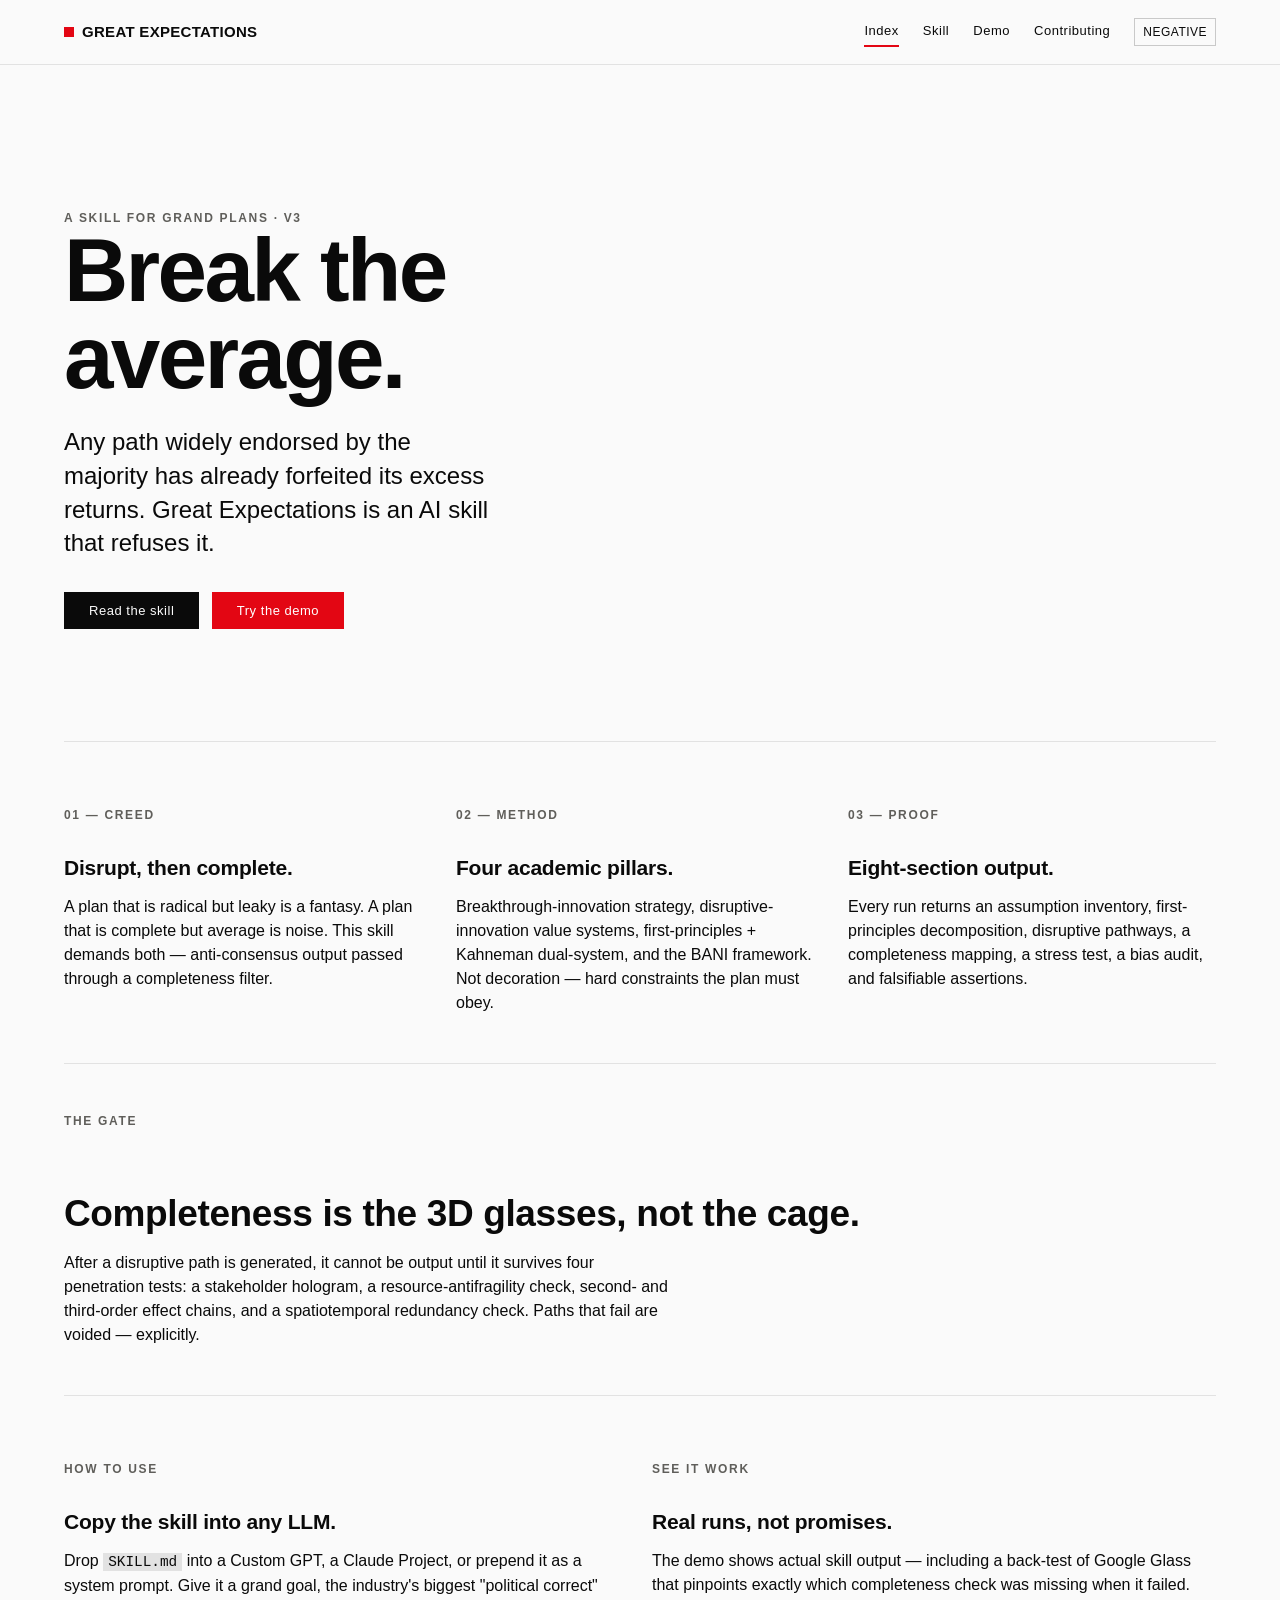
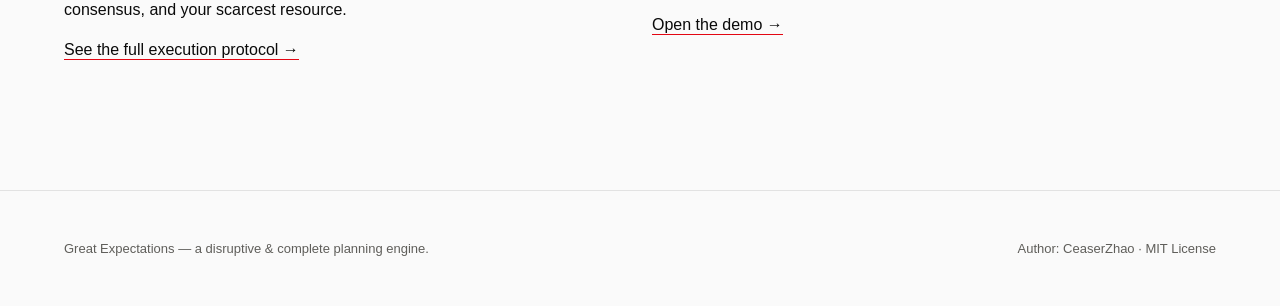
<file: docs/index.html>
<!DOCTYPE html>
<html lang="en" data-theme="positive">
<head>
  <meta charset="UTF-8" />
  <meta name="viewport" content="width=device-width, initial-scale=1" />
  <title>Great Expectations — A disruptive &amp; complete planning engine</title>
  <meta name="description" content="Great Expectations is an AI skill that forces anti-consensus, non-linear strategic planning with a completeness gate. Break the average." />
  <meta name="theme-color" content="#0A0A0A" />
  <meta property="og:title" content="Great Expectations" />
  <meta property="og:description" content="A disruptive &amp; complete planning engine." />
  <meta property="og:type" content="website" />
  <meta property="og:image" content="assets/og.svg" />
  <link rel="icon" type="image/svg+xml" href="assets/favicon.svg" />
  <link rel="stylesheet" href="assets/style.css" />
</head>
<body>
  <a class="skip-link" href="#main">Skip to content</a>

  <header class="masthead">
    <div class="wrap">
      <a class="brand" href="index.html"><span class="dot"></span>GREAT EXPECTATIONS</a>
      <nav class="nav" aria-label="Primary">
        <a href="index.html" aria-current="page">Index</a>
        <a href="skill.html">Skill</a>
        <a href="demo.html">Demo</a>
        <a href="contributing.html">Contributing</a>
        <button id="theme-toggle" class="theme-toggle" type="button" aria-label="Toggle positive / negative theme">NEGATIVE</button>
      </nav>
    </div>
  </header>

  <main id="main">
    <section class="hero">
      <div class="wrap">
        <p class="meta reveal">A skill for grand plans · v3</p>
        <h1 class="display reveal">Break the average.</h1>
        <p class="lead reveal" style="margin-top:var(--s4)">
          Any path widely endorsed by the majority has already forfeited its
          excess returns. Great Expectations is an AI skill that refuses it.
        </p>
        <p class="reveal" style="margin-top:var(--s5)">
          <a class="btn" href="skill.html">Read the skill</a>
          <a class="btn accent" href="demo.html" style="margin-left:var(--s2)">Try the demo</a>
        </p>
      </div>
    </section>

    <section class="wrap">
      <hr class="rule" />
      <div class="grid-12">
        <div class="span-4 reveal">
          <p class="meta">01 — Creed</p>
          <h3>Disrupt, then complete.</h3>
          <p>A plan that is radical but leaky is a fantasy. A plan that is complete but average is noise. This skill demands both — anti-consensus output passed through a completeness filter.</p>
        </div>
        <div class="span-4 reveal">
          <p class="meta">02 — Method</p>
          <h3>Four academic pillars.</h3>
          <p>Breakthrough-innovation strategy, disruptive-innovation value systems, first-principles + Kahneman dual-system, and the BANI framework. Not decoration — hard constraints the plan must obey.</p>
        </div>
        <div class="span-4 reveal">
          <p class="meta">03 — Proof</p>
          <h3>Eight-section output.</h3>
          <p>Every run returns an assumption inventory, first-principles decomposition, disruptive pathways, a completeness mapping, a stress test, a bias audit, and falsifiable assertions.</p>
        </div>
      </div>
    </section>

    <section class="wrap">
      <hr class="rule" />
      <div class="reveal">
        <p class="meta">The gate</p>
        <h2>Completeness is the 3D glasses, not the cage.</h2>
        <p>After a disruptive path is generated, it cannot be output until it survives four penetration tests: a stakeholder hologram, a resource-antifragility check, second- and third-order effect chains, and a spatiotemporal redundancy check. Paths that fail are voided — explicitly.</p>
      </div>
    </section>

    <section class="wrap">
      <hr class="rule" />
      <div class="grid-12">
        <div class="span-6 reveal">
          <p class="meta">How to use</p>
          <h3>Copy the skill into any LLM.</h3>
          <p>Drop <code>SKILL.md</code> into a Custom GPT, a Claude Project, or prepend it as a system prompt. Give it a grand goal, the industry's biggest "political correct" consensus, and your scarcest resource.</p>
          <p><a class="link" href="skill.html">See the full execution protocol →</a></p>
        </div>
        <div class="span-6 reveal">
          <p class="meta">See it work</p>
          <h3>Real runs, not promises.</h3>
          <p>The demo shows actual skill output — including a back-test of Google Glass that pinpoints exactly which completeness check was missing when it failed.</p>
          <p><a class="link" href="demo.html">Open the demo →</a></p>
        </div>
      </div>
    </section>
  </main>

  <footer>
    <div class="wrap">
      <span>Great Expectations — a disruptive &amp; complete planning engine.</span>
      <span>Author: CeaserZhao · MIT License</span>
    </div>
  </footer>

  <script src="assets/site.js"></script>
</body>
</html>
</file>
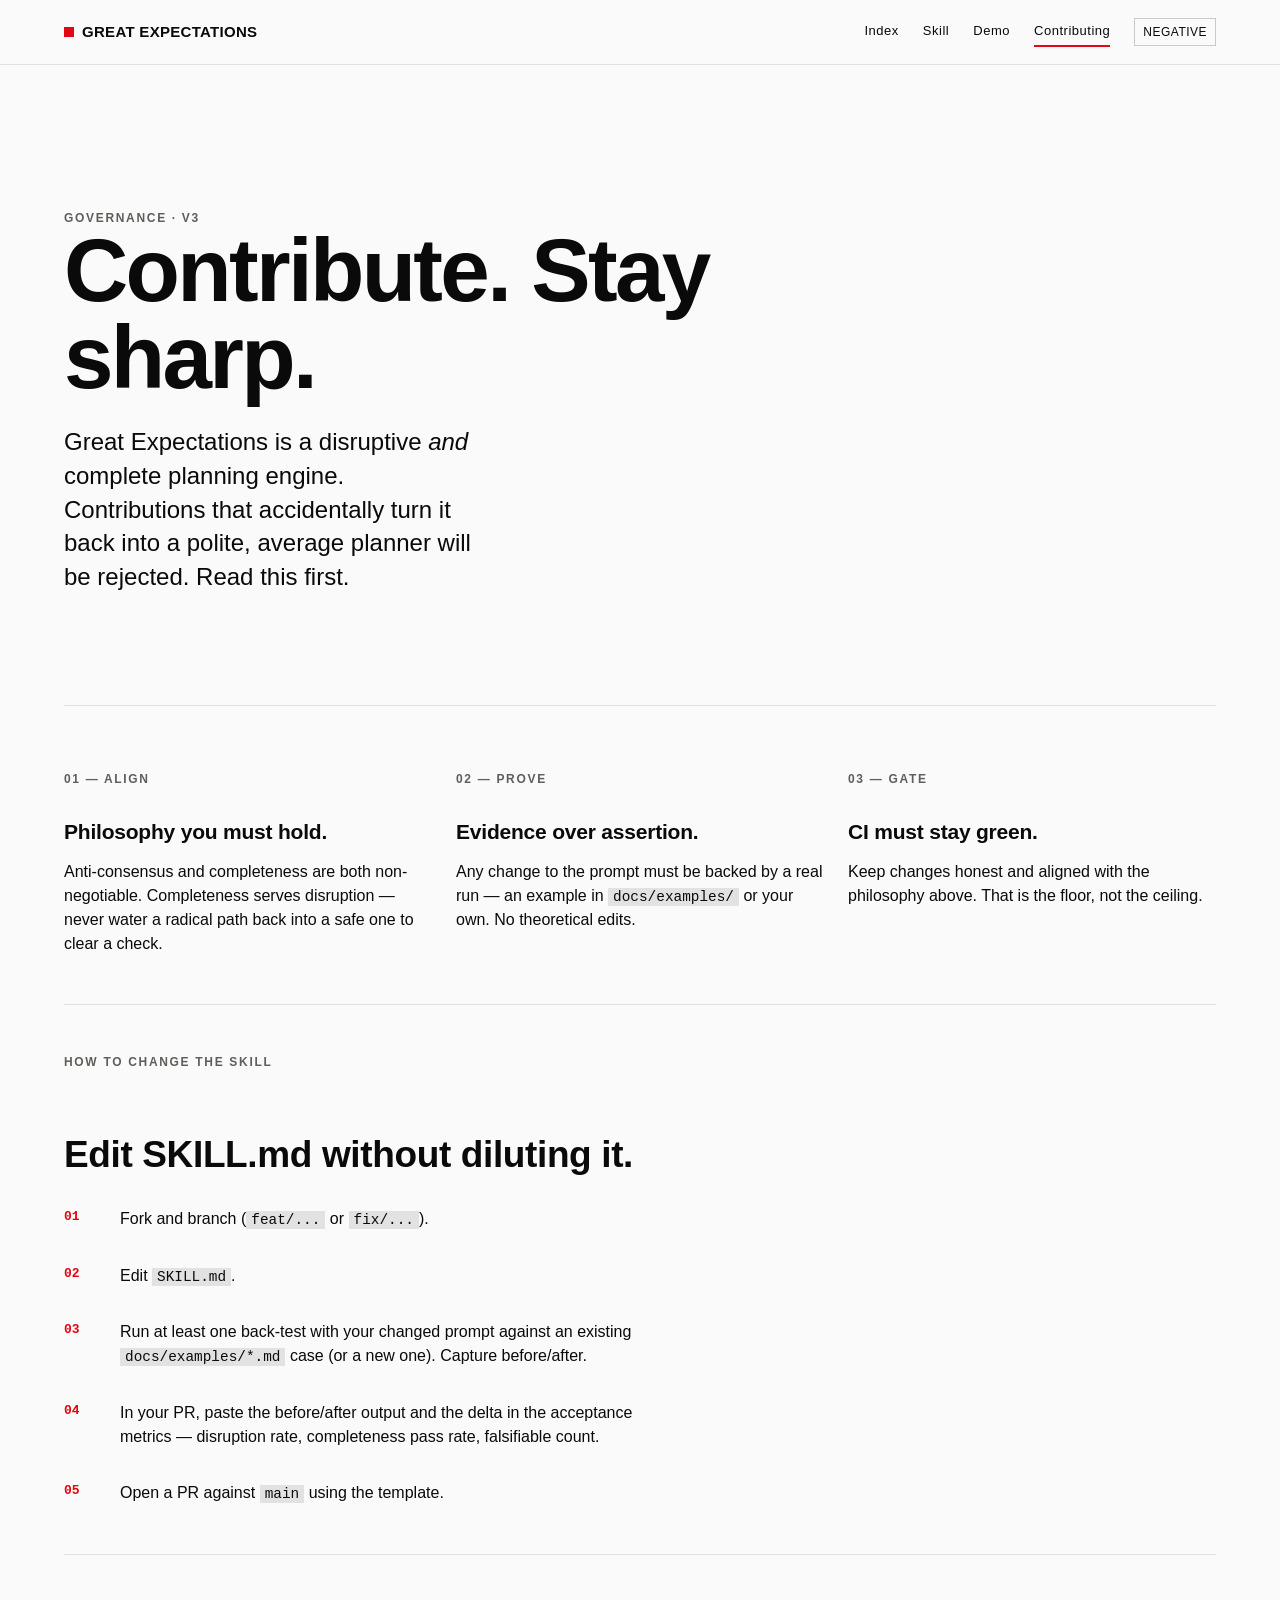
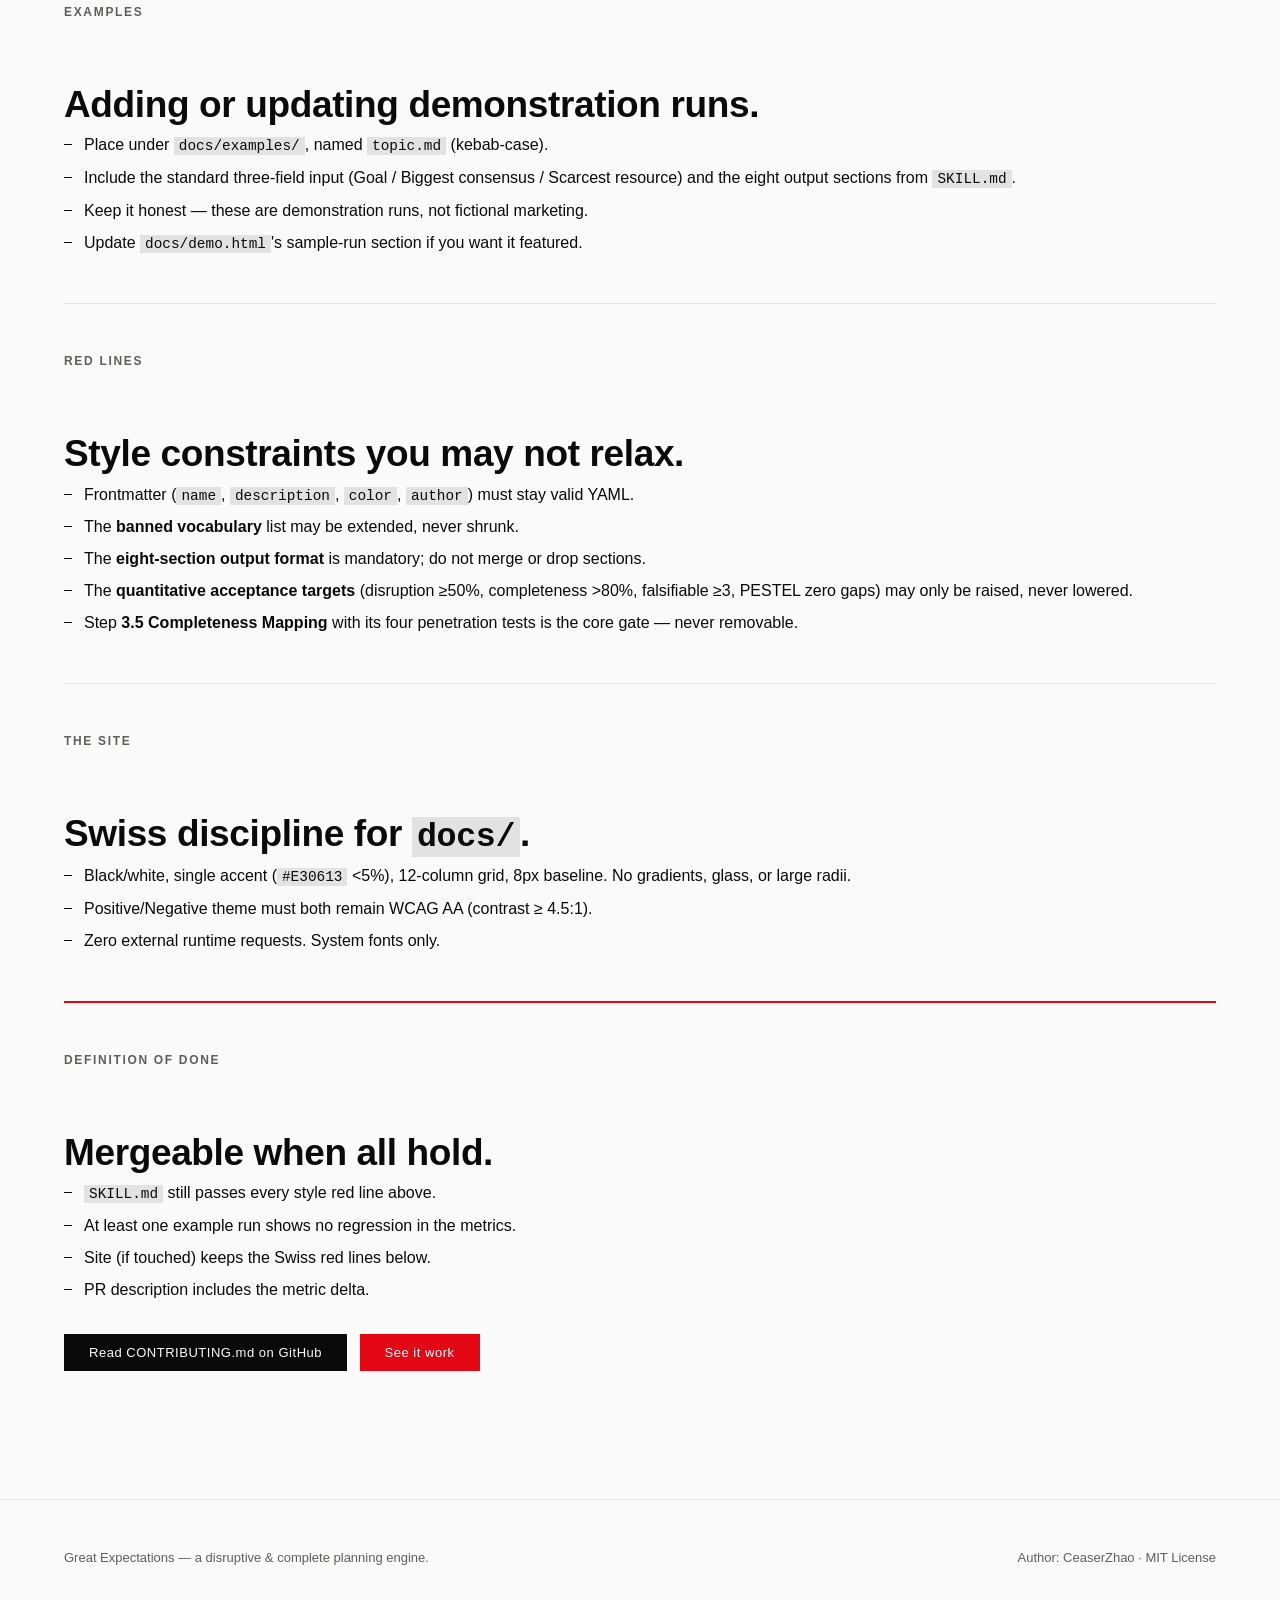
<file: docs/contributing.html>
<!DOCTYPE html>
<html lang="en" data-theme="positive">
<head>
  <meta charset="UTF-8" />
  <meta name="viewport" content="width=device-width, initial-scale=1" />
  <title>Contributing — Great Expectations</title>
  <meta name="description" content="How to contribute to the Great Expectations skill and site without turning it back into a polite, average planner." />
  <meta name="theme-color" content="#0A0A0A" />
  <meta property="og:title" content="Contributing — Great Expectations" />
  <meta property="og:description" content="Contribute without diluting disruption or completeness." />
  <meta property="og:type" content="website" />
  <meta property="og:image" content="assets/og.svg" />
  <link rel="icon" type="image/svg+xml" href="assets/favicon.svg" />
  <link rel="stylesheet" href="assets/style.css" />
</head>
<body>
  <a class="skip-link" href="#main">Skip to content</a>

  <header class="masthead">
    <div class="wrap">
      <a class="brand" href="index.html"><span class="dot"></span>GREAT EXPECTATIONS</a>
      <nav class="nav" aria-label="Primary">
        <a href="index.html">Index</a>
        <a href="skill.html">Skill</a>
        <a href="demo.html">Demo</a>
        <a href="contributing.html" aria-current="page">Contributing</a>
        <button id="theme-toggle" class="theme-toggle" type="button" aria-label="Toggle positive / negative theme">NEGATIVE</button>
      </nav>
    </div>
  </header>

  <main id="main">
    <section class="hero">
      <div class="wrap">
        <p class="meta reveal">Governance · v3</p>
        <h1 class="display reveal">Contribute. Stay sharp.</h1>
        <p class="lead reveal" style="margin-top:var(--s4)">
          Great Expectations is a disruptive <em>and</em> complete planning engine.
          Contributions that accidentally turn it back into a polite, average
          planner will be rejected. Read this first.
        </p>
      </div>
    </section>

    <section class="wrap">
      <hr class="rule" />

      <div class="grid-12">
        <div class="span-4 reveal">
          <p class="meta">01 — Align</p>
          <h3>Philosophy you must hold.</h3>
          <p>Anti-consensus and completeness are both non-negotiable. Completeness serves disruption — never water a radical path back into a safe one to clear a check.</p>
        </div>
        <div class="span-4 reveal">
          <p class="meta">02 — Prove</p>
          <h3>Evidence over assertion.</h3>
          <p>Any change to the prompt must be backed by a real run — an example in <code>docs/examples/</code> or your own. No theoretical edits.</p>
        </div>
        <div class="span-4 reveal">
          <p class="meta">03 — Gate</p>
          <h3>CI must stay green.</h3>
          <p>Keep changes honest and aligned with the philosophy above. That is the floor, not the ceiling.</p>
        </div>
      </div>
    </section>

    <section class="wrap">
      <hr class="rule" />
      <div class="reveal">
        <p class="meta">How to change the skill</p>
        <h2>Edit SKILL.md without diluting it.</h2>
        <ol class="steps">
          <li>Fork and branch (<code>feat/...</code> or <code>fix/...</code>).</li>
          <li>Edit <code>SKILL.md</code>.</li>
          <li>Run at least one back-test with your changed prompt against an existing <code>docs/examples/*.md</code> case (or a new one). Capture before/after.</li>
          <li>In your PR, paste the before/after output and the delta in the acceptance metrics — disruption rate, completeness pass rate, falsifiable count.</li>
          <li>Open a PR against <code>main</code> using the template.</li>
        </ol>
      </div>
    </section>

    <section class="wrap">
      <hr class="rule" />
      <div class="reveal">
        <p class="meta">Examples</p>
        <h2>Adding or updating demonstration runs.</h2>
        <ul class="plain">
          <li>Place under <code>docs/examples/</code>, named <code>topic.md</code> (kebab-case).</li>
          <li>Include the standard three-field input (Goal / Biggest consensus / Scarcest resource) and the eight output sections from <code>SKILL.md</code>.</li>
          <li>Keep it honest — these are demonstration runs, not fictional marketing.</li>
          <li>Update <code>docs/demo.html</code>'s sample-run section if you want it featured.</li>
        </ul>
      </div>
    </section>

    <section class="wrap">
      <hr class="rule" />
      <div class="reveal">
        <p class="meta">Red lines</p>
        <h2>Style constraints you may not relax.</h2>
        <ul class="plain">
          <li>Frontmatter (<code>name</code>, <code>description</code>, <code>color</code>, <code>author</code>) must stay valid YAML.</li>
          <li>The <strong>banned vocabulary</strong> list may be extended, never shrunk.</li>
          <li>The <strong>eight-section output format</strong> is mandatory; do not merge or drop sections.</li>
          <li>The <strong>quantitative acceptance targets</strong> (disruption ≥50%, completeness >80%, falsifiable ≥3, PESTEL zero gaps) may only be raised, never lowered.</li>
          <li>Step <strong>3.5 Completeness Mapping</strong> with its four penetration tests is the core gate — never removable.</li>
        </ul>
      </div>
    </section>

    <section class="wrap">
      <hr class="rule" />
      <div class="reveal">
        <p class="meta">The site</p>
        <h2>Swiss discipline for <code>docs/</code>.</h2>
        <ul class="plain">
          <li>Black/white, single accent (<code>#E30613</code> &lt;5%), 12-column grid, 8px baseline. No gradients, glass, or large radii.</li>
          <li>Positive/Negative theme must both remain WCAG AA (contrast ≥ 4.5:1).</li>
          <li>Zero external runtime requests. System fonts only.</li>
        </ul>
      </div>
    </section>

    <section class="wrap">
      <hr class="rule rule-accent" />
      <div class="reveal">
        <p class="meta">Definition of Done</p>
        <h2>Mergeable when all hold.</h2>
        <ul class="plain">
          <li><code>SKILL.md</code> still passes every style red line above.</li>
          <li>At least one example run shows no regression in the metrics.</li>
          <li>Site (if touched) keeps the Swiss red lines below.</li>
          <li>PR description includes the metric delta.</li>
        </ul>
        <p style="margin-top:var(--s5)">
          <a class="btn" href="https://github.com/zbbsdsb/great-expectations/blob/main/CONTRIBUTING.md">Read CONTRIBUTING.md on GitHub</a>
          <a class="btn accent" href="demo.html" style="margin-left:var(--s2)">See it work</a>
        </p>
      </div>
    </section>
  </main>

  <footer>
    <div class="wrap">
      <span>Great Expectations — a disruptive &amp; complete planning engine.</span>
      <span>Author: CeaserZhao · MIT License</span>
    </div>
  </footer>

  <script src="assets/site.js"></script>
</body>
</html>
</file>
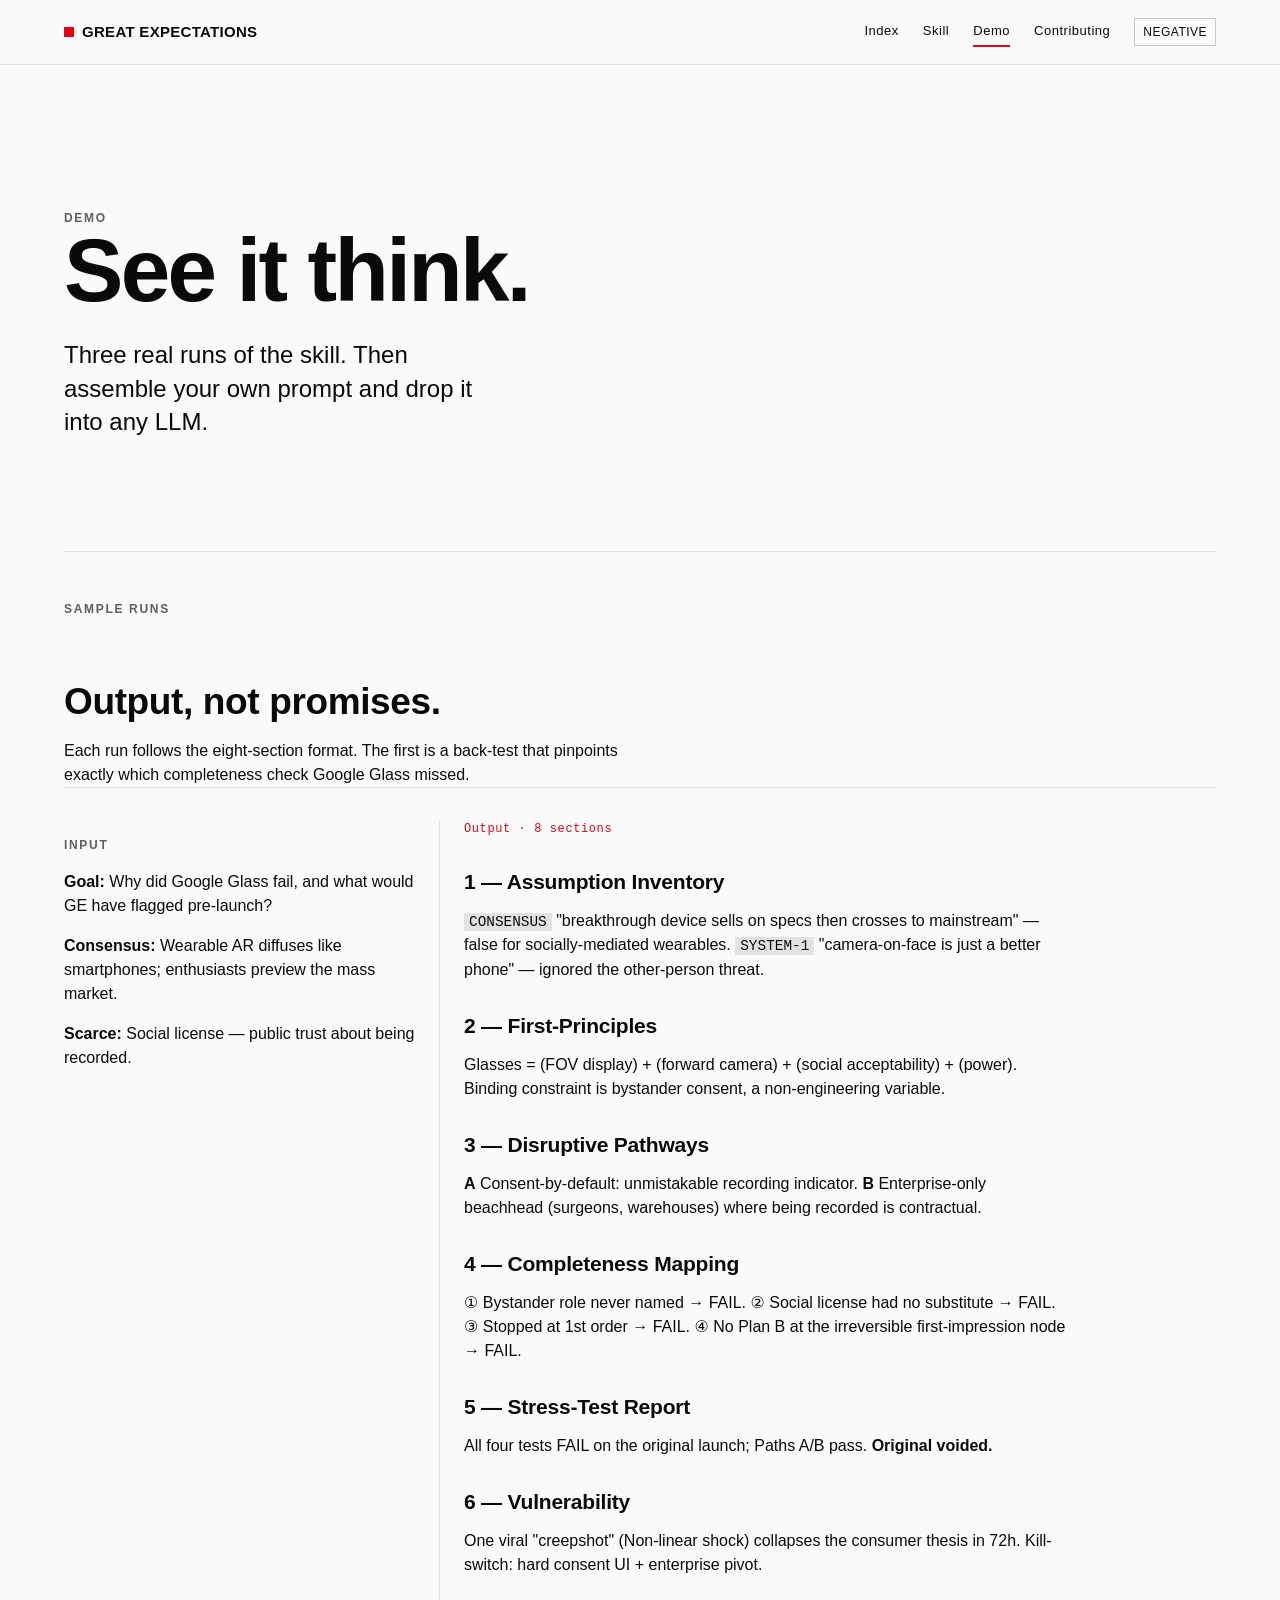
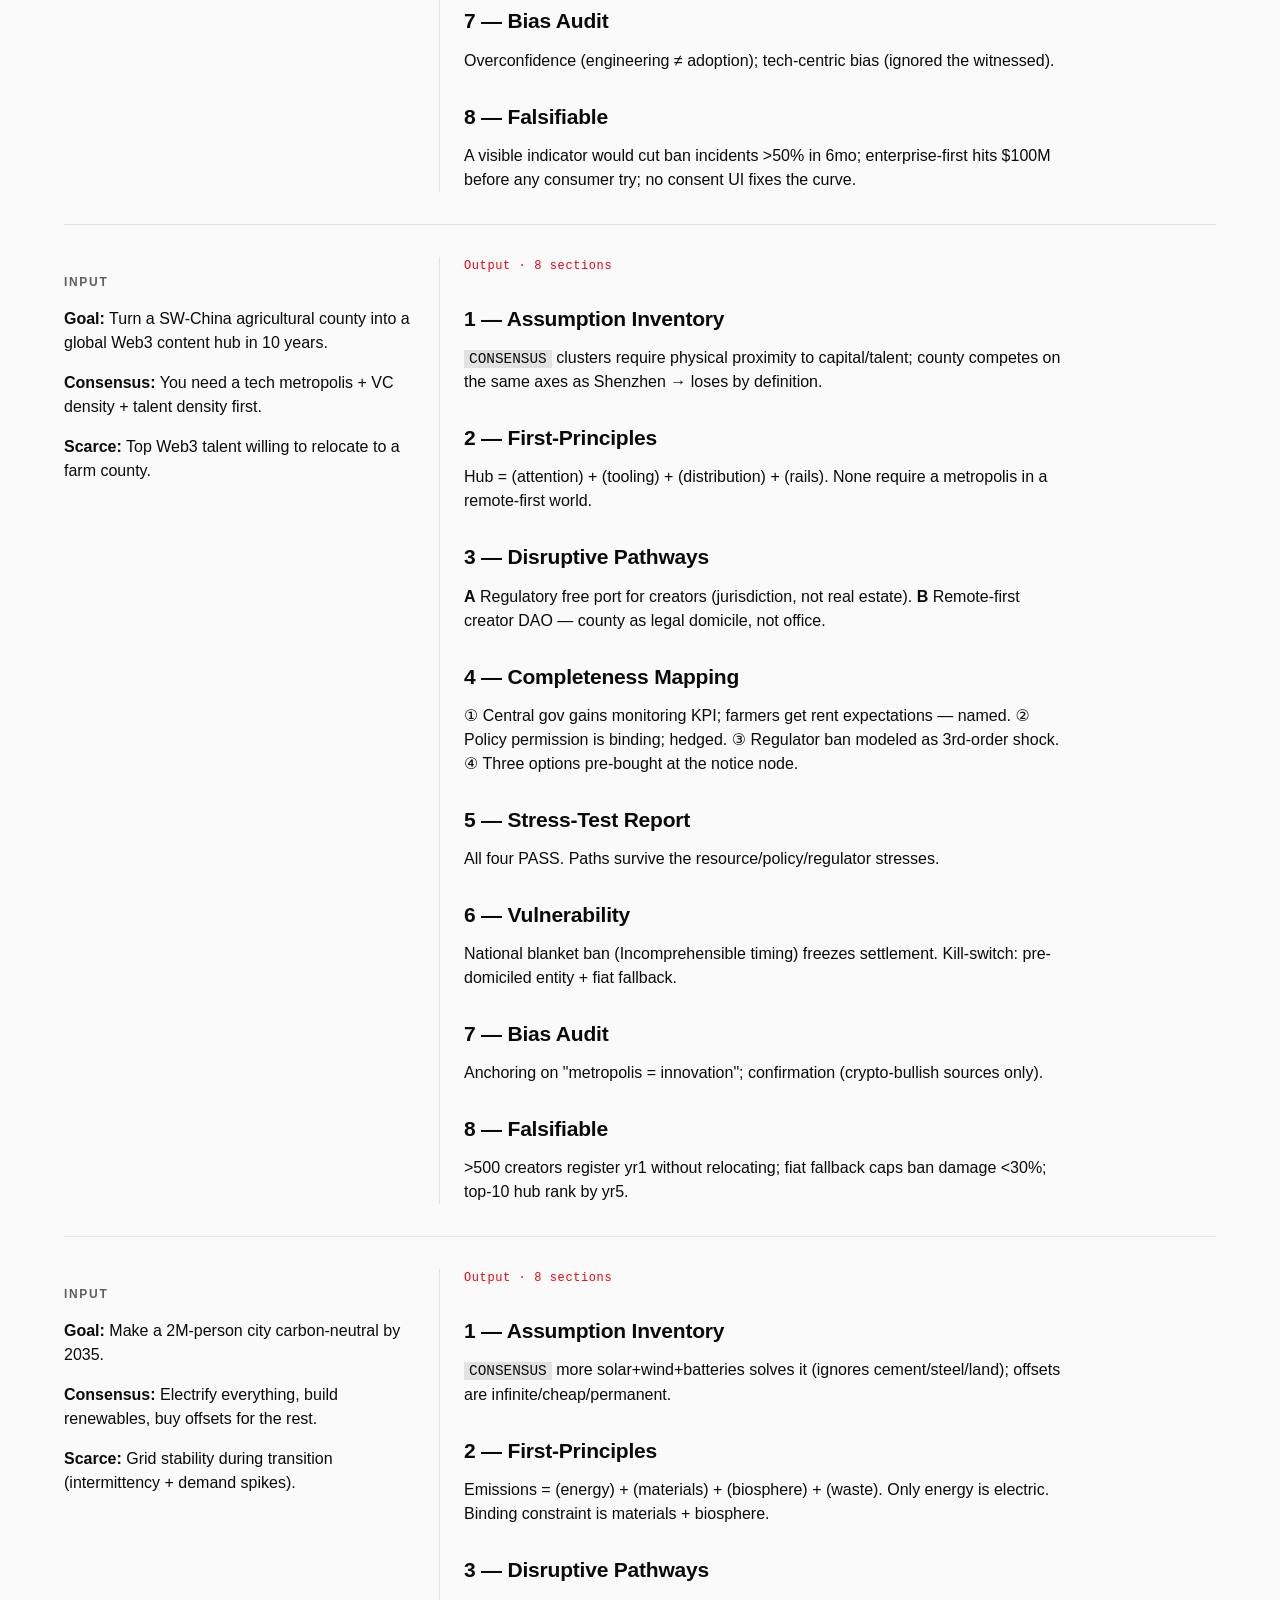
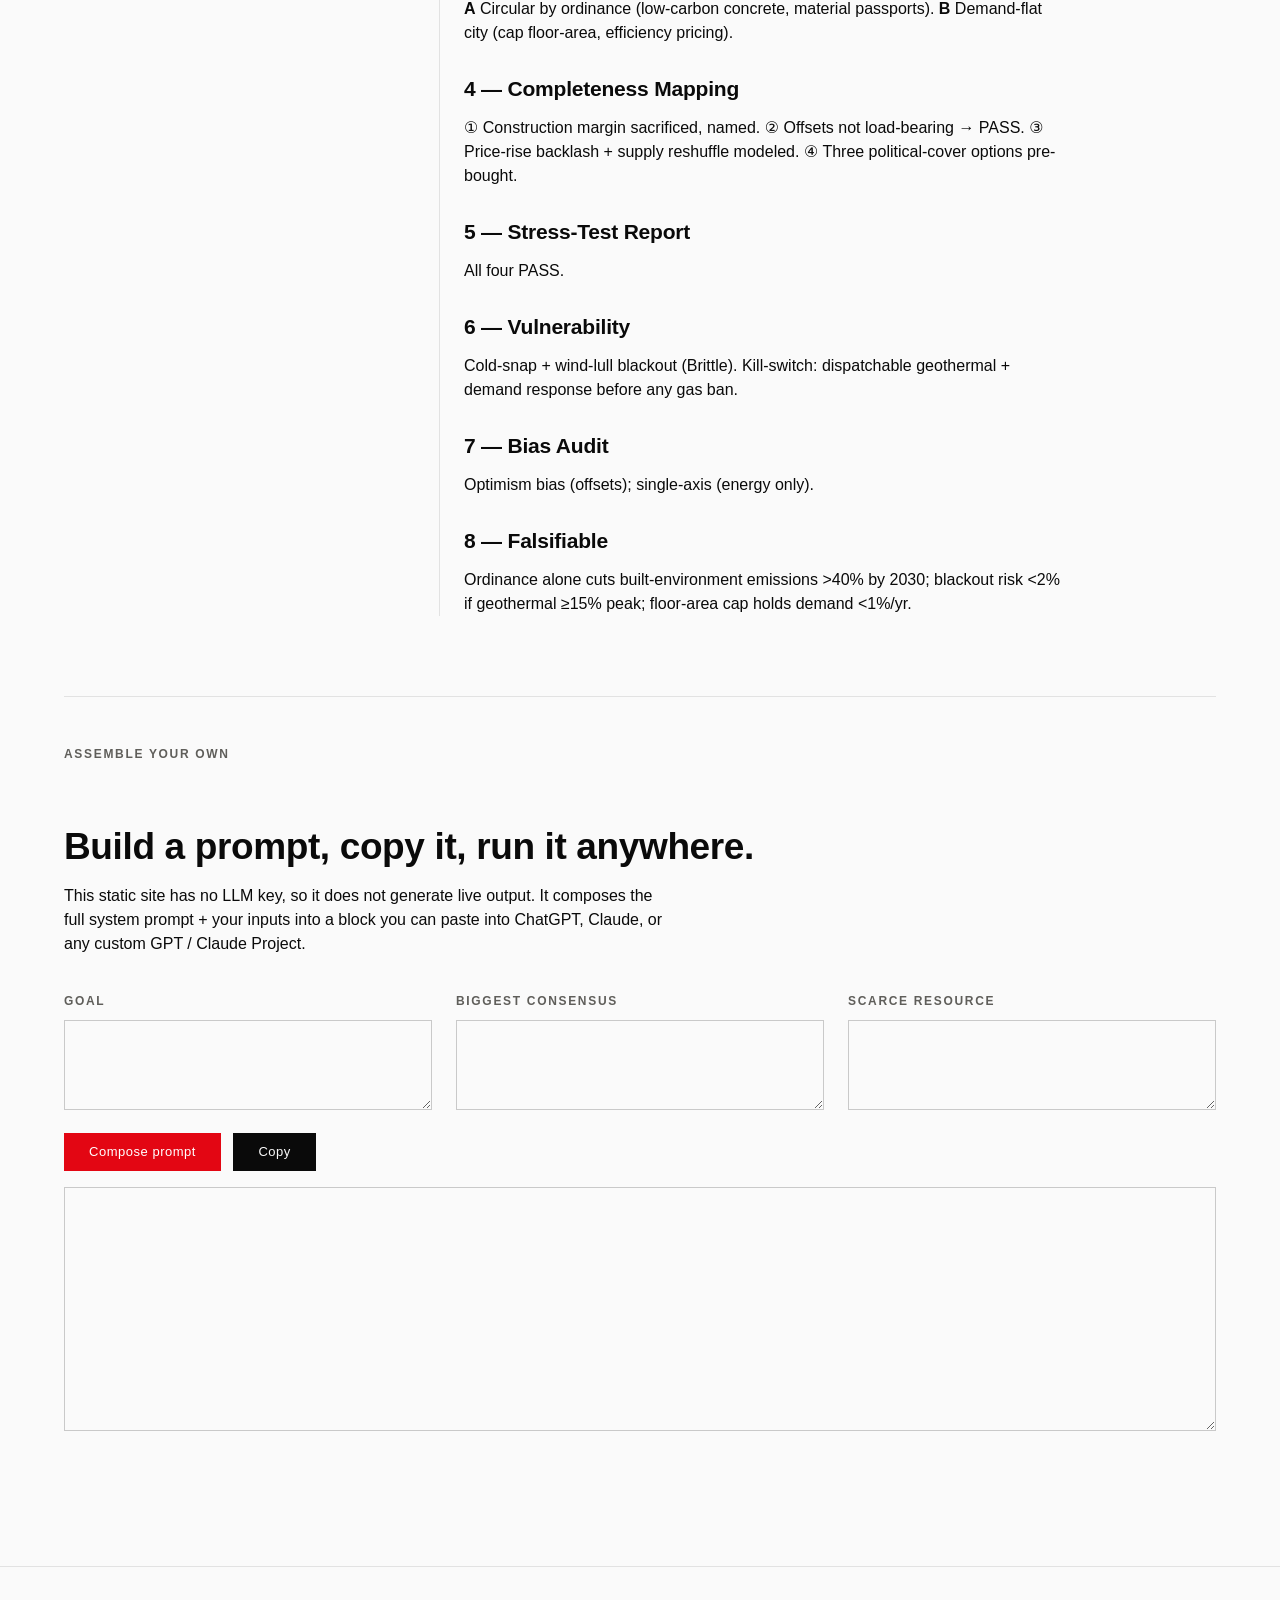
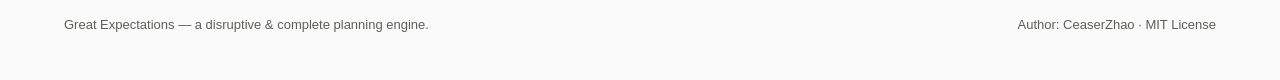
<file: docs/demo.html>
<!DOCTYPE html>
<html lang="en" data-theme="positive">
<head>
  <meta charset="UTF-8" />
  <meta name="viewport" content="width=device-width, initial-scale=1" />
  <title>Demo — Great Expectations</title>
  <meta name="description" content="Real Great Expectations output, including a Google Glass back-test, plus a prompt assembler you can copy into any LLM." />
  <meta name="theme-color" content="#0A0A0A" />
  <meta property="og:image" content="assets/og.svg" />
  <link rel="icon" type="image/svg+xml" href="assets/favicon.svg" />
  <link rel="stylesheet" href="assets/style.css" />
</head>
<body>
  <a class="skip-link" href="#main">Skip to content</a>

  <header class="masthead">
    <div class="wrap">
      <a class="brand" href="index.html"><span class="dot"></span>GREAT EXPECTATIONS</a>
      <nav class="nav" aria-label="Primary">
        <a href="index.html">Index</a>
        <a href="skill.html">Skill</a>
        <a href="demo.html" aria-current="page">Demo</a>
        <a href="contributing.html">Contributing</a>
        <button id="theme-toggle" class="theme-toggle" type="button" aria-label="Toggle positive / negative theme">NEGATIVE</button>
      </nav>
    </div>
  </header>

  <main id="main">
    <section class="hero">
      <div class="wrap">
        <p class="meta reveal">Demo</p>
        <h1 class="display reveal">See it think.</h1>
        <p class="lead reveal" style="margin-top:var(--s4)">
          Three real runs of the skill. Then assemble your own prompt and drop it
          into any LLM.
        </p>
      </div>
    </section>

    <section class="wrap">
      <hr class="rule" />
      <div class="reveal">
        <p class="meta">Sample runs</p>
        <h2>Output, not promises.</h2>
        <p>Each run follows the eight-section format. The first is a back-test that pinpoints exactly which completeness check Google Glass missed.</p>
      </div>

      <!-- Example 1 -->
      <section class="example reveal">
        <div class="in">
          <p class="meta">Input</p>
          <p><strong>Goal:</strong> Why did Google Glass fail, and what would GE have flagged pre-launch?</p>
          <p><strong>Consensus:</strong> Wearable AR diffuses like smartphones; enthusiasts preview the mass market.</p>
          <p><strong>Scarce:</strong> Social license — public trust about being recorded.</p>
        </div>
        <div class="out">
          <span class="section-label">Output · 8 sections</span>
          <h3>1 — Assumption Inventory</h3>
          <p><code>CONSENSUS</code> "breakthrough device sells on specs then crosses to mainstream" — false for socially-mediated wearables. <code>SYSTEM-1</code> "camera-on-face is just a better phone" — ignored the other-person threat.</p>
          <h3>2 — First-Principles</h3>
          <p>Glasses = (FOV display) + (forward camera) + (social acceptability) + (power). Binding constraint is bystander consent, a non-engineering variable.</p>
          <h3>3 — Disruptive Pathways</h3>
          <p><strong>A</strong> Consent-by-default: unmistakable recording indicator. <strong>B</strong> Enterprise-only beachhead (surgeons, warehouses) where being recorded is contractual.</p>
          <h3>4 — Completeness Mapping</h3>
          <p>① Bystander role never named → FAIL. ② Social license had no substitute → FAIL. ③ Stopped at 1st order → FAIL. ④ No Plan B at the irreversible first-impression node → FAIL.</p>
          <h3>5 — Stress-Test Report</h3>
          <p>All four tests FAIL on the original launch; Paths A/B pass. <strong>Original voided.</strong></p>
          <h3>6 — Vulnerability</h3>
          <p>One viral "creepshot" (Non-linear shock) collapses the consumer thesis in 72h. Kill-switch: hard consent UI + enterprise pivot.</p>
          <h3>7 — Bias Audit</h3>
          <p>Overconfidence (engineering ≠ adoption); tech-centric bias (ignored the witnessed).</p>
          <h3>8 — Falsifiable</h3>
          <p>A visible indicator would cut ban incidents >50% in 6mo; enterprise-first hits $100M before any consumer try; no consent UI fixes the curve.</p>
        </div>
      </section>

      <!-- Example 2 -->
      <section class="example reveal">
        <div class="in">
          <p class="meta">Input</p>
          <p><strong>Goal:</strong> Turn a SW-China agricultural county into a global Web3 content hub in 10 years.</p>
          <p><strong>Consensus:</strong> You need a tech metropolis + VC density + talent density first.</p>
          <p><strong>Scarce:</strong> Top Web3 talent willing to relocate to a farm county.</p>
        </div>
        <div class="out">
          <span class="section-label">Output · 8 sections</span>
          <h3>1 — Assumption Inventory</h3>
          <p><code>CONSENSUS</code> clusters require physical proximity to capital/talent; county competes on the same axes as Shenzhen → loses by definition.</p>
          <h3>2 — First-Principles</h3>
          <p>Hub = (attention) + (tooling) + (distribution) + (rails). None require a metropolis in a remote-first world.</p>
          <h3>3 — Disruptive Pathways</h3>
          <p><strong>A</strong> Regulatory free port for creators (jurisdiction, not real estate). <strong>B</strong> Remote-first creator DAO — county as legal domicile, not office.</p>
          <h3>4 — Completeness Mapping</h3>
          <p>① Central gov gains monitoring KPI; farmers get rent expectations — named. ② Policy permission is binding; hedged. ③ Regulator ban modeled as 3rd-order shock. ④ Three options pre-bought at the notice node.</p>
          <h3>5 — Stress-Test Report</h3>
          <p>All four PASS. Paths survive the resource/policy/regulator stresses.</p>
          <h3>6 — Vulnerability</h3>
          <p>National blanket ban (Incomprehensible timing) freezes settlement. Kill-switch: pre-domiciled entity + fiat fallback.</p>
          <h3>7 — Bias Audit</h3>
          <p>Anchoring on "metropolis = innovation"; confirmation (crypto-bullish sources only).</p>
          <h3>8 — Falsifiable</h3>
          <p>>500 creators register yr1 without relocating; fiat fallback caps ban damage <30%; top-10 hub rank by yr5.</p>
        </div>
      </section>

      <!-- Example 3 -->
      <section class="example reveal">
        <div class="in">
          <p class="meta">Input</p>
          <p><strong>Goal:</strong> Make a 2M-person city carbon-neutral by 2035.</p>
          <p><strong>Consensus:</strong> Electrify everything, build renewables, buy offsets for the rest.</p>
          <p><strong>Scarce:</strong> Grid stability during transition (intermittency + demand spikes).</p>
        </div>
        <div class="out">
          <span class="section-label">Output · 8 sections</span>
          <h3>1 — Assumption Inventory</h3>
          <p><code>CONSENSUS</code> more solar+wind+batteries solves it (ignores cement/steel/land); offsets are infinite/cheap/permanent.</p>
          <h3>2 — First-Principles</h3>
          <p>Emissions = (energy) + (materials) + (biosphere) + (waste). Only energy is electric. Binding constraint is materials + biosphere.</p>
          <h3>3 — Disruptive Pathways</h3>
          <p><strong>A</strong> Circular by ordinance (low-carbon concrete, material passports). <strong>B</strong> Demand-flat city (cap floor-area, efficiency pricing).</p>
          <h3>4 — Completeness Mapping</h3>
          <p>① Construction margin sacrificed, named. ② Offsets not load-bearing → PASS. ③ Price-rise backlash + supply reshuffle modeled. ④ Three political-cover options pre-bought.</p>
          <h3>5 — Stress-Test Report</h3>
          <p>All four PASS.</p>
          <h3>6 — Vulnerability</h3>
          <p>Cold-snap + wind-lull blackout (Brittle). Kill-switch: dispatchable geothermal + demand response before any gas ban.</p>
          <h3>7 — Bias Audit</h3>
          <p>Optimism bias (offsets); single-axis (energy only).</p>
          <h3>8 — Falsifiable</h3>
          <p>Ordinance alone cuts built-environment emissions >40% by 2030; blackout risk <2% if geothermal ≥15% peak; floor-area cap holds demand <1%/yr.</p>
        </div>
      </section>
    </section>

    <section class="wrap">
      <hr class="rule" />
      <div class="reveal">
        <p class="meta">Assemble your own</p>
        <h2>Build a prompt, copy it, run it anywhere.</h2>
        <p>This static site has no LLM key, so it does not generate live output. It composes the full system prompt + your inputs into a block you can paste into ChatGPT, Claude, or any custom GPT / Claude Project.</p>
      </div>

      <form id="assembler" class="reveal" style="margin-top:var(--s5)">
        <div class="grid-12">
          <div class="span-4">
            <label class="meta" for="f-goal">Goal</label>
            <textarea id="f-goal" rows="3" style="width:100%;margin-top:var(--s2);font:inherit;padding:var(--s2);border:1px solid var(--line-strong);background:var(--paper);color:var(--ink)"></textarea>
          </div>
          <div class="span-4">
            <label class="meta" for="f-consensus">Biggest consensus</label>
            <textarea id="f-consensus" rows="3" style="width:100%;margin-top:var(--s2);font:inherit;padding:var(--s2);border:1px solid var(--line-strong);background:var(--paper);color:var(--ink)"></textarea>
          </div>
          <div class="span-4">
            <label class="meta" for="f-resource">Scarce resource</label>
            <textarea id="f-resource" rows="3" style="width:100%;margin-top:var(--s2);font:inherit;padding:var(--s2);border:1px solid var(--line-strong);background:var(--paper);color:var(--ink)"></textarea>
          </div>
        </div>
        <p style="margin-top:var(--s3)">
          <button class="btn accent" type="submit">Compose prompt</button>
          <button class="btn" type="button" id="copy-btn" style="margin-left:var(--s2)">Copy</button>
        </p>
        <textarea id="out-prompt" rows="14" readonly style="width:100%;margin-top:var(--s3);font-family:var(--mono);font-size:13px;padding:var(--s3);border:1px solid var(--line-strong);background:var(--paper);color:var(--ink)"></textarea>
      </form>
    </section>
  </main>

  <footer>
    <div class="wrap">
      <span>Great Expectations — a disruptive &amp; complete planning engine.</span>
      <span>Author: CeaserZhao · MIT License</span>
    </div>
  </footer>

  <script src="assets/site.js"></script>
  <script src="assets/demo.js"></script>
</body>
</html>
</file>
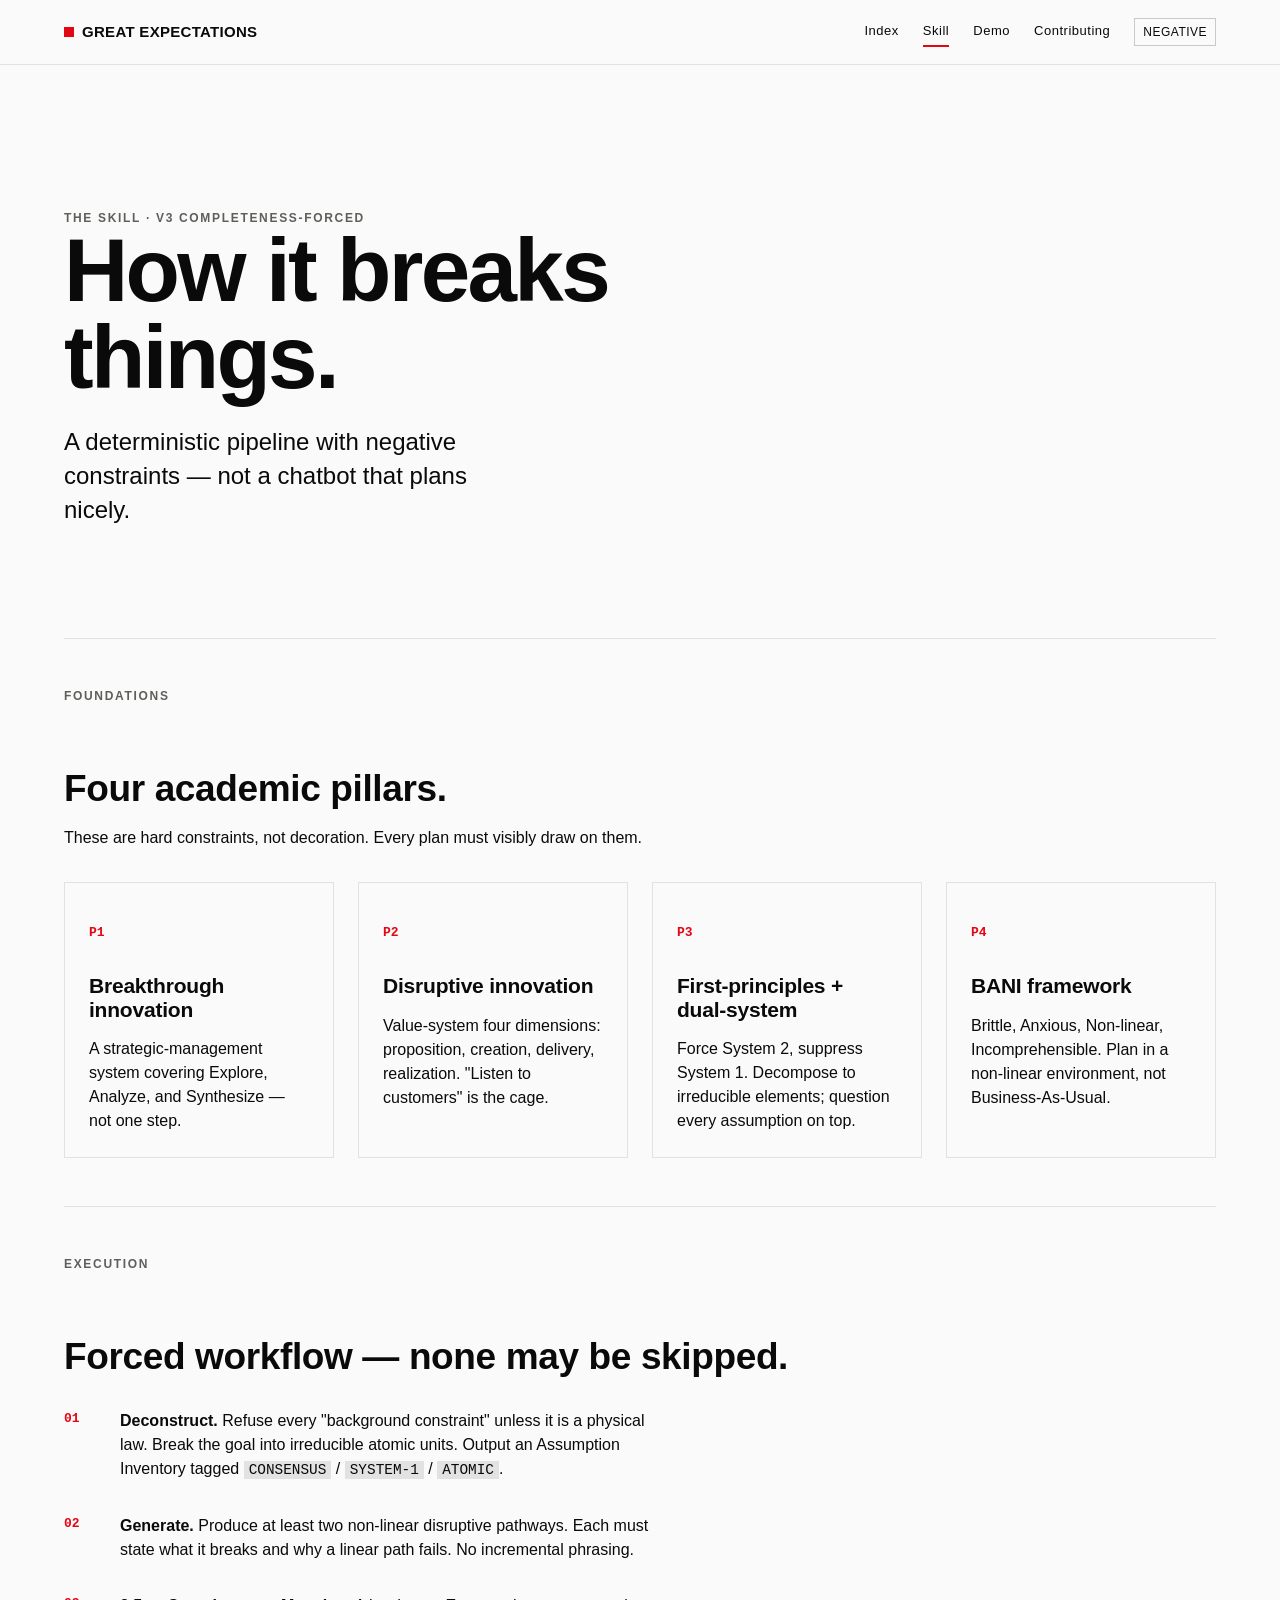
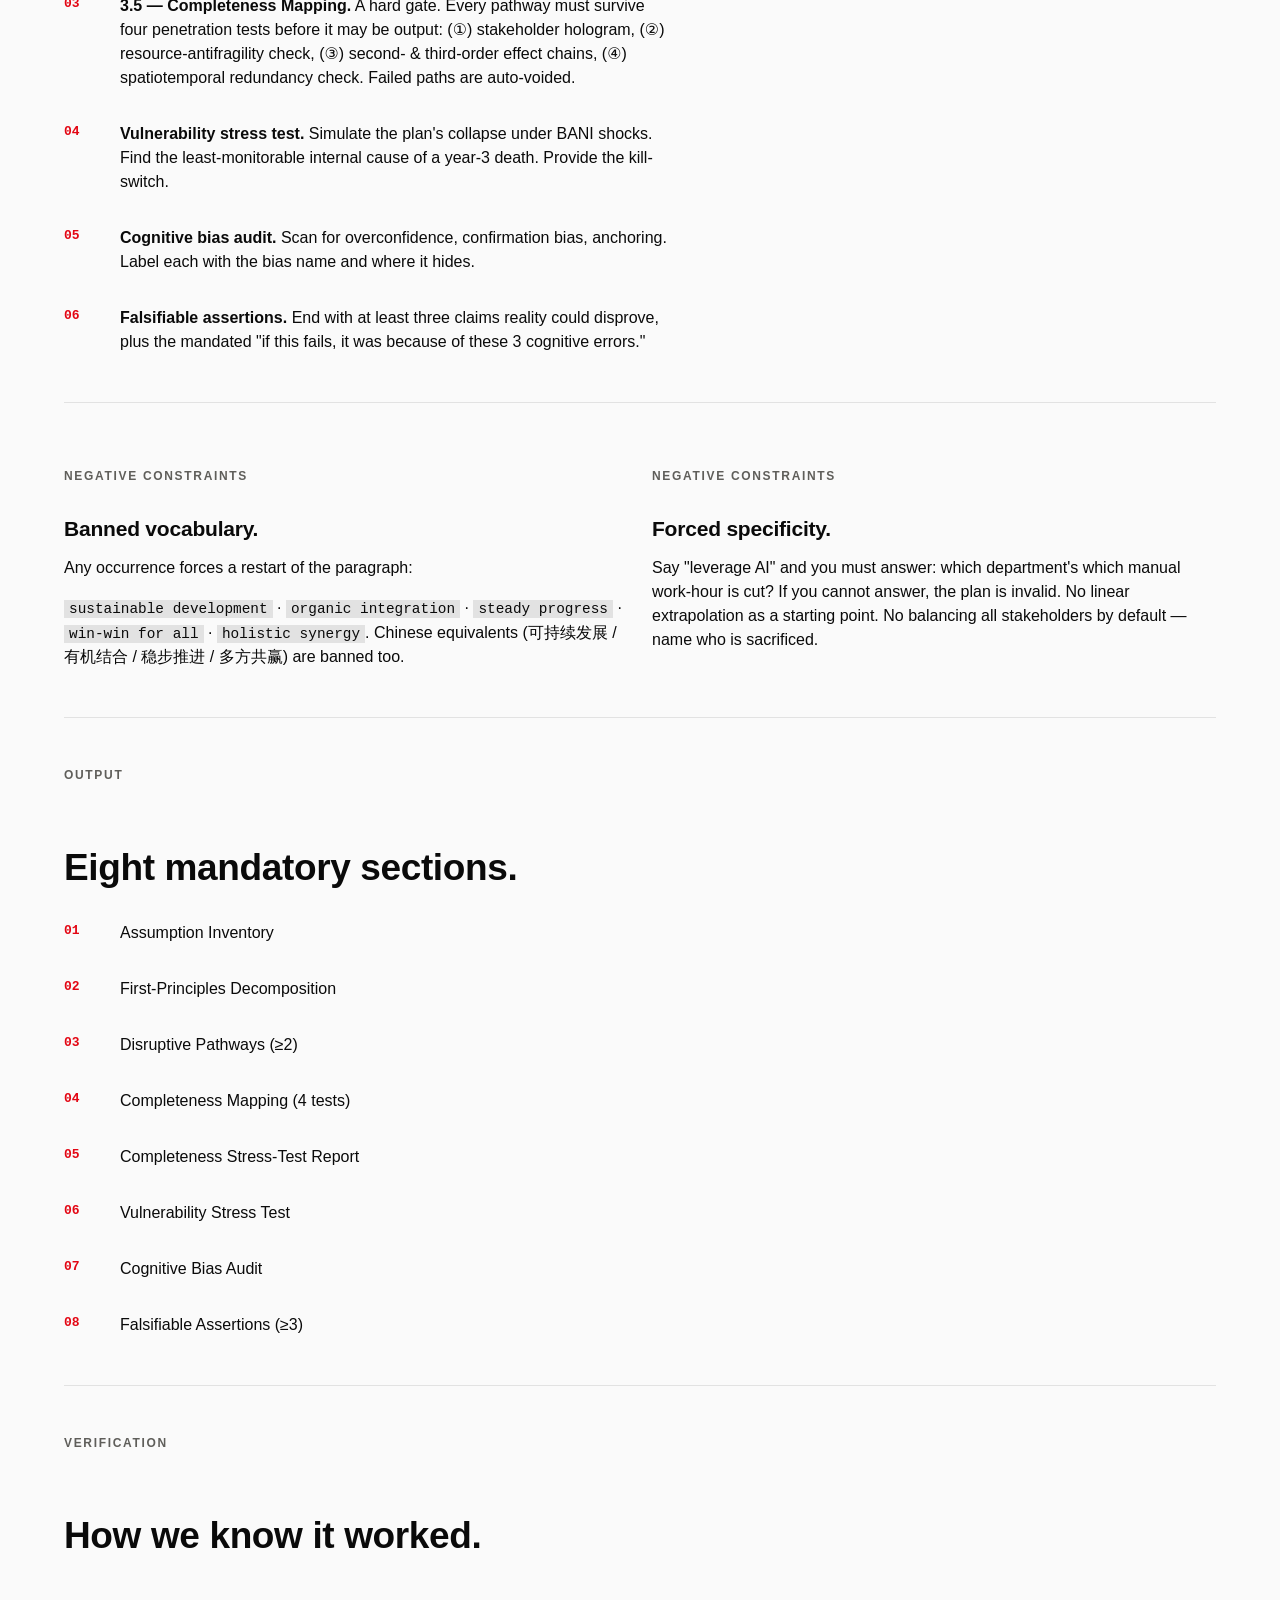
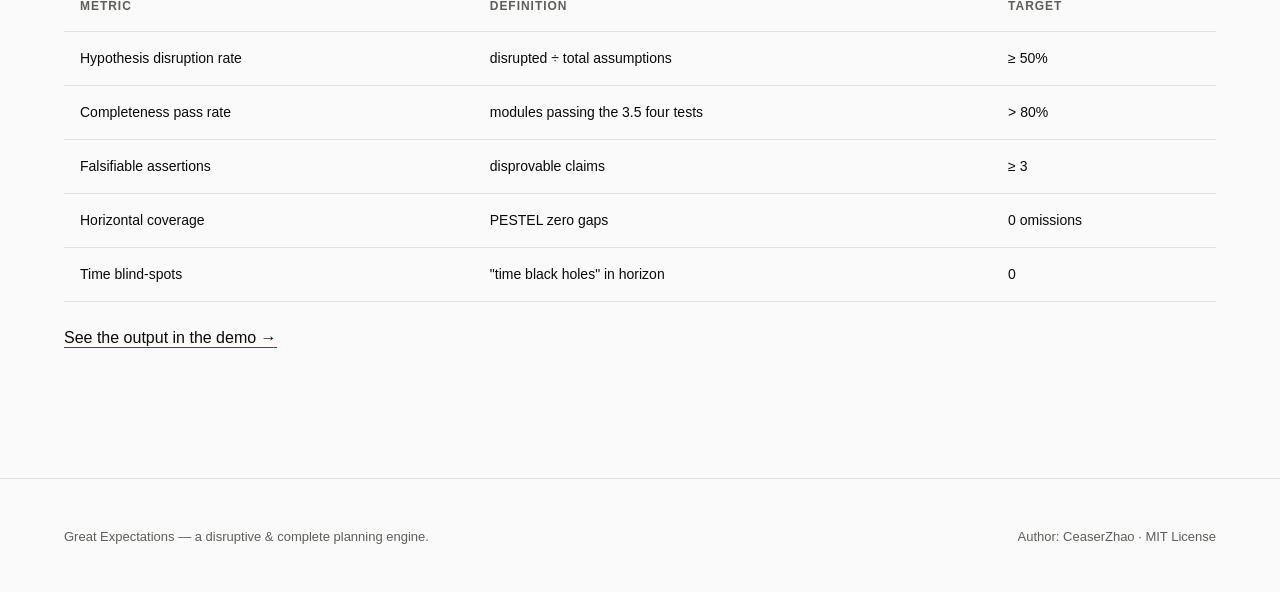
<file: docs/skill.html>
<!DOCTYPE html>
<html lang="en" data-theme="positive">
<head>
  <meta charset="UTF-8" />
  <meta name="viewport" content="width=device-width, initial-scale=1" />
  <title>The Skill — Great Expectations</title>
  <meta name="description" content="The execution protocol of the Great Expectations skill: four academic pillars, a forced non-skippable workflow, negative constraints, and a strict output format." />
  <meta name="theme-color" content="#0A0A0A" />
  <meta property="og:image" content="assets/og.svg" />
  <link rel="icon" type="image/svg+xml" href="assets/favicon.svg" />
  <link rel="stylesheet" href="assets/style.css" />
</head>
<body>
  <a class="skip-link" href="#main">Skip to content</a>

  <header class="masthead">
    <div class="wrap">
      <a class="brand" href="index.html"><span class="dot"></span>GREAT EXPECTATIONS</a>
      <nav class="nav" aria-label="Primary">
        <a href="index.html">Index</a>
        <a href="skill.html" aria-current="page">Skill</a>
        <a href="demo.html">Demo</a>
        <a href="contributing.html">Contributing</a>
        <button id="theme-toggle" class="theme-toggle" type="button" aria-label="Toggle positive / negative theme">NEGATIVE</button>
      </nav>
    </div>
  </header>

  <main id="main">
    <section class="hero">
      <div class="wrap">
        <p class="meta reveal">The skill · v3 completeness-forced</p>
        <h1 class="display reveal">How it breaks things.</h1>
        <p class="lead reveal" style="margin-top:var(--s4)">
          A deterministic pipeline with negative constraints — not a chatbot that
          plans nicely.
        </p>
      </div>
    </section>

    <section class="wrap">
      <hr class="rule" />
      <div class="reveal">
        <p class="meta">Foundations</p>
        <h2>Four academic pillars.</h2>
        <p>These are hard constraints, not decoration. Every plan must visibly draw on them.</p>
      </div>
      <div class="grid-12" style="margin-top:var(--s5)">
        <div class="span-3 card reveal">
          <p class="num">P1</p>
          <h3>Breakthrough innovation</h3>
          <p>A strategic-management system covering Explore, Analyze, and Synthesize — not one step.</p>
        </div>
        <div class="span-3 card reveal">
          <p class="num">P2</p>
          <h3>Disruptive innovation</h3>
          <p>Value-system four dimensions: proposition, creation, delivery, realization. "Listen to customers" is the cage.</p>
        </div>
        <div class="span-3 card reveal">
          <p class="num">P3</p>
          <h3>First-principles + dual-system</h3>
          <p>Force System 2, suppress System 1. Decompose to irreducible elements; question every assumption on top.</p>
        </div>
        <div class="span-3 card reveal">
          <p class="num">P4</p>
          <h3>BANI framework</h3>
          <p>Brittle, Anxious, Non-linear, Incomprehensible. Plan in a non-linear environment, not Business-As-Usual.</p>
        </div>
      </div>
    </section>

    <section class="wrap">
      <hr class="rule" />
      <div class="reveal">
        <p class="meta">Execution</p>
        <h2>Forced workflow — none may be skipped.</h2>
      </div>
      <ol class="steps">
        <li class="reveal">
          <strong>Deconstruct.</strong> Refuse every "background constraint" unless it is a physical law. Break the goal into irreducible atomic units. Output an Assumption Inventory tagged <code>CONSENSUS</code> / <code>SYSTEM-1</code> / <code>ATOMIC</code>.
        </li>
        <li class="reveal">
          <strong>Generate.</strong> Produce at least two non-linear disruptive pathways. Each must state what it breaks and why a linear path fails. No incremental phrasing.
        </li>
        <li class="reveal">
          <strong>3.5 — Completeness Mapping.</strong> A hard gate. Every pathway must survive four penetration tests before it may be output: (①) stakeholder hologram, (②) resource-antifragility check, (③) second- &amp; third-order effect chains, (④) spatiotemporal redundancy check. Failed paths are auto-voided.
        </li>
        <li class="reveal">
          <strong>Vulnerability stress test.</strong> Simulate the plan's collapse under BANI shocks. Find the least-monitorable internal cause of a year-3 death. Provide the kill-switch.
        </li>
        <li class="reveal">
          <strong>Cognitive bias audit.</strong> Scan for overconfidence, confirmation bias, anchoring. Label each with the bias name and where it hides.
        </li>
        <li class="reveal">
          <strong>Falsifiable assertions.</strong> End with at least three claims reality could disprove, plus the mandated "if this fails, it was because of these 3 cognitive errors."
        </li>
      </ol>
    </section>

    <section class="wrap">
      <hr class="rule" />
      <div class="grid-12">
        <div class="span-6 reveal">
          <p class="meta">Negative constraints</p>
          <h3>Banned vocabulary.</h3>
          <p>Any occurrence forces a restart of the paragraph:</p>
          <p><code>sustainable development</code> · <code>organic integration</code> · <code>steady progress</code> · <code>win-win for all</code> · <code>holistic synergy</code>. Chinese equivalents (可持续发展 / 有机结合 / 稳步推进 / 多方共赢) are banned too.</p>
        </div>
        <div class="span-6 reveal">
          <p class="meta">Negative constraints</p>
          <h3>Forced specificity.</h3>
          <p>Say "leverage AI" and you must answer: which department's which manual work-hour is cut? If you cannot answer, the plan is invalid. No linear extrapolation as a starting point. No balancing all stakeholders by default — name who is sacrificed.</p>
        </div>
      </div>
    </section>

    <section class="wrap">
      <hr class="rule" />
      <div class="reveal">
        <p class="meta">Output</p>
        <h2>Eight mandatory sections.</h2>
        <ol class="steps">
          <li class="reveal">Assumption Inventory</li>
          <li class="reveal">First-Principles Decomposition</li>
          <li class="reveal">Disruptive Pathways (≥2)</li>
          <li class="reveal">Completeness Mapping (4 tests)</li>
          <li class="reveal">Completeness Stress-Test Report</li>
          <li class="reveal">Vulnerability Stress Test</li>
          <li class="reveal">Cognitive Bias Audit</li>
          <li class="reveal">Falsifiable Assertions (≥3)</li>
        </ol>
      </div>
    </section>

    <section class="wrap">
      <hr class="rule" />
      <div class="reveal">
        <p class="meta">Verification</p>
        <h2>How we know it worked.</h2>
        <table>
          <thead><tr><th>Metric</th><th>Definition</th><th>Target</th></tr></thead>
          <tbody>
            <tr><td>Hypothesis disruption rate</td><td>disrupted ÷ total assumptions</td><td>≥ 50%</td></tr>
            <tr><td>Completeness pass rate</td><td>modules passing the 3.5 four tests</td><td>&gt; 80%</td></tr>
            <tr><td>Falsifiable assertions</td><td>disprovable claims</td><td>≥ 3</td></tr>
            <tr><td>Horizontal coverage</td><td>PESTEL zero gaps</td><td>0 omissions</td></tr>
            <tr><td>Time blind-spots</td><td>"time black holes" in horizon</td><td>0</td></tr>
          </tbody>
        </table>
        <p style="margin-top:var(--s4)"><a class="link" href="demo.html">See the output in the demo →</a></p>
      </div>
    </section>
  </main>

  <footer>
    <div class="wrap">
      <span>Great Expectations — a disruptive &amp; complete planning engine.</span>
      <span>Author: CeaserZhao · MIT License</span>
    </div>
  </footer>

  <script src="assets/site.js"></script>
</body>
</html>
</file>
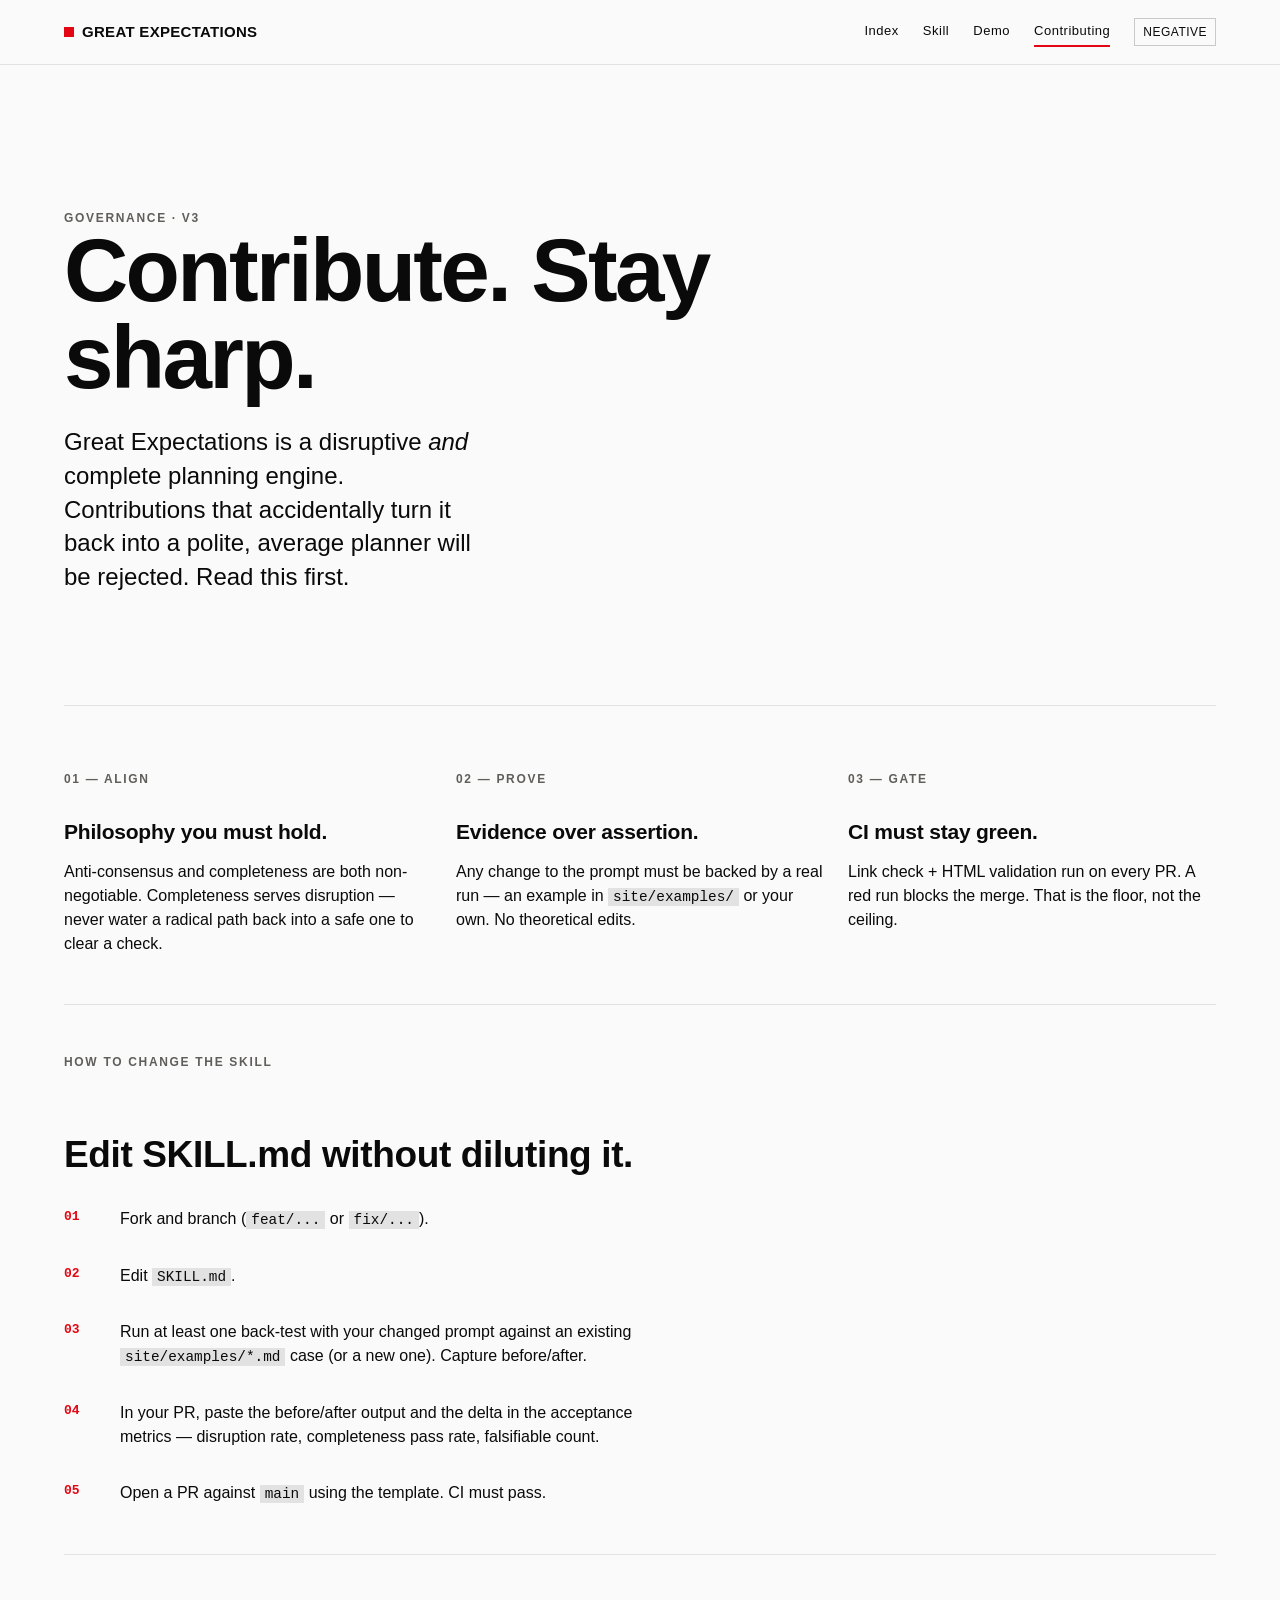
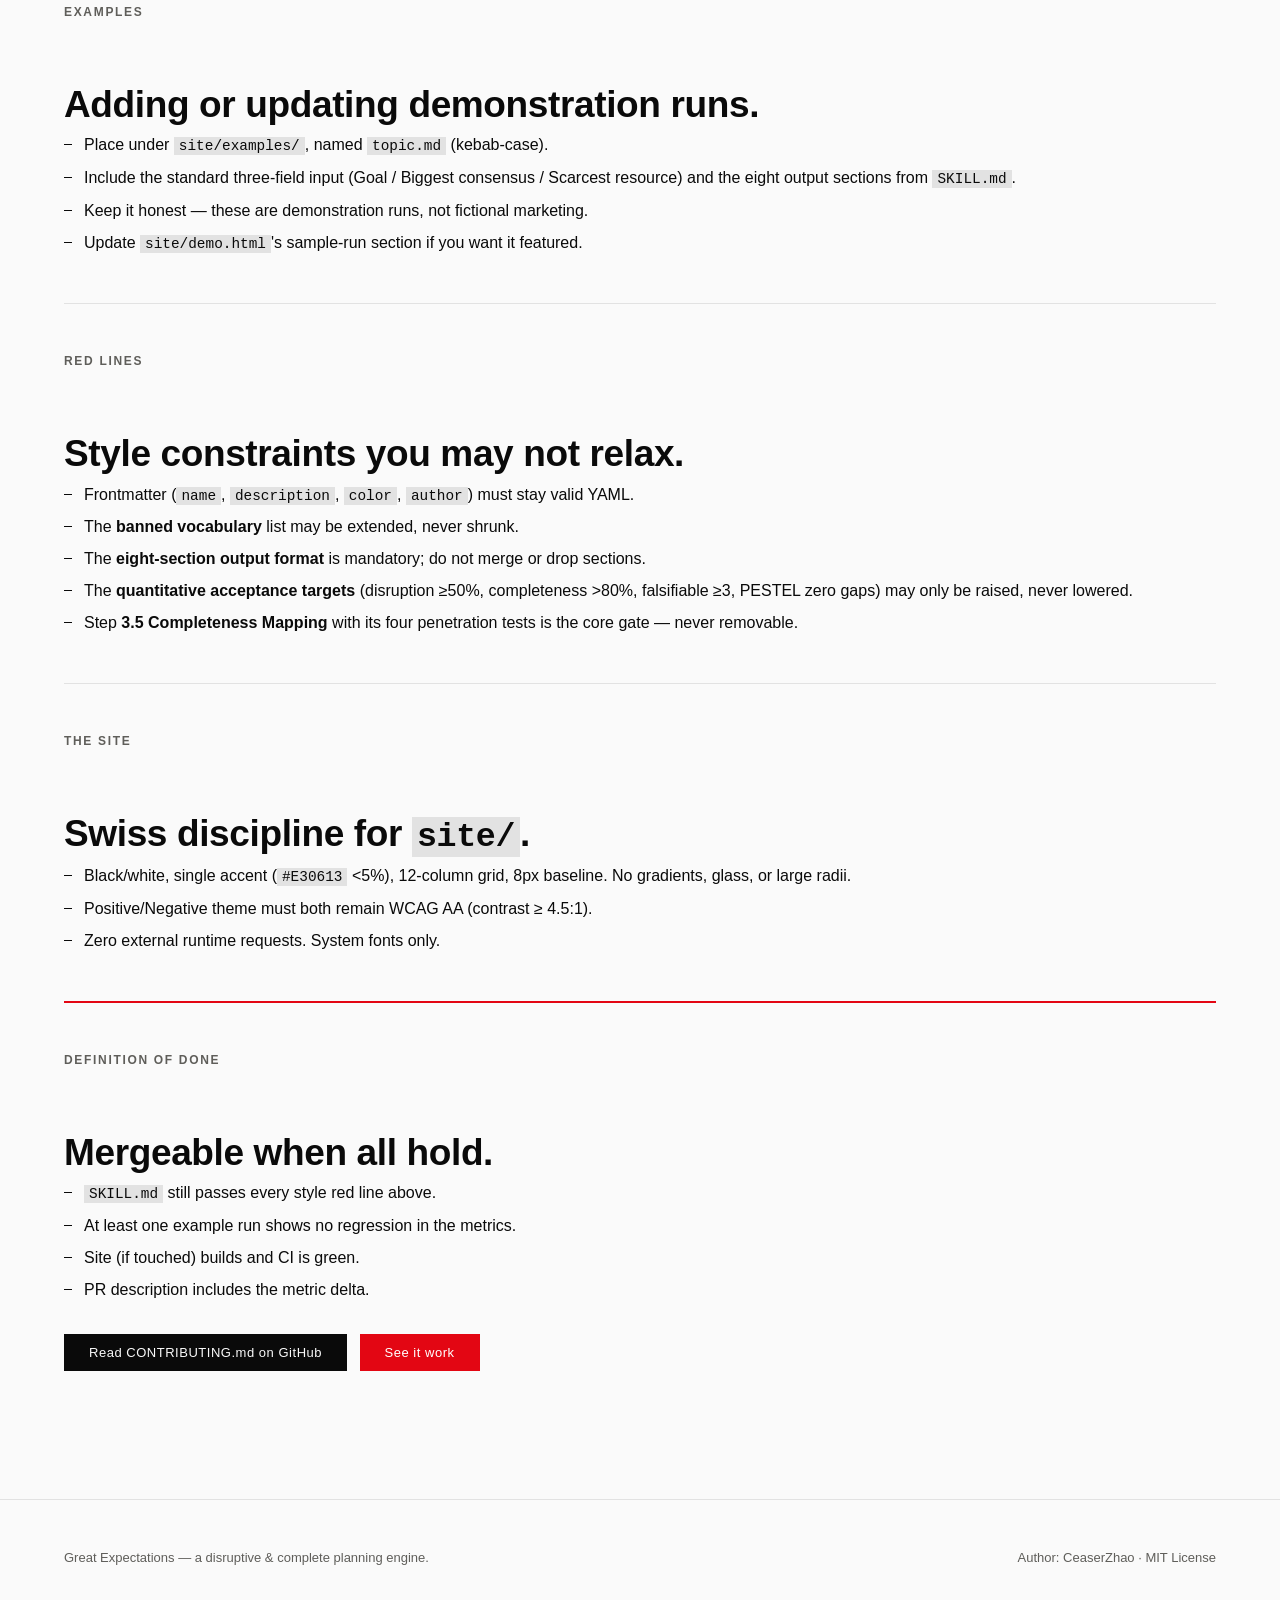
<file: site/contributing.html>
<!DOCTYPE html>
<html lang="en" data-theme="positive">
<head>
  <meta charset="UTF-8" />
  <meta name="viewport" content="width=device-width, initial-scale=1" />
  <title>Contributing — Great Expectations</title>
  <meta name="description" content="How to contribute to the Great Expectations skill and site without turning it back into a polite, average planner." />
  <meta name="theme-color" content="#0A0A0A" />
  <meta property="og:title" content="Contributing — Great Expectations" />
  <meta property="og:description" content="Contribute without diluting disruption or completeness." />
  <meta property="og:type" content="website" />
  <meta property="og:image" content="assets/og.svg" />
  <link rel="icon" type="image/svg+xml" href="assets/favicon.svg" />
  <link rel="stylesheet" href="assets/style.css" />
</head>
<body>
  <a class="skip-link" href="#main">Skip to content</a>

  <header class="masthead">
    <div class="wrap">
      <a class="brand" href="index.html"><span class="dot"></span>GREAT EXPECTATIONS</a>
      <nav class="nav" aria-label="Primary">
        <a href="index.html">Index</a>
        <a href="skill.html">Skill</a>
        <a href="demo.html">Demo</a>
        <a href="contributing.html" aria-current="page">Contributing</a>
        <button id="theme-toggle" class="theme-toggle" type="button" aria-label="Toggle positive / negative theme">NEGATIVE</button>
      </nav>
    </div>
  </header>

  <main id="main">
    <section class="hero">
      <div class="wrap">
        <p class="meta reveal">Governance · v3</p>
        <h1 class="display reveal">Contribute. Stay sharp.</h1>
        <p class="lead reveal" style="margin-top:var(--s4)">
          Great Expectations is a disruptive <em>and</em> complete planning engine.
          Contributions that accidentally turn it back into a polite, average
          planner will be rejected. Read this first.
        </p>
      </div>
    </section>

    <section class="wrap">
      <hr class="rule" />

      <div class="grid-12">
        <div class="span-4 reveal">
          <p class="meta">01 — Align</p>
          <h3>Philosophy you must hold.</h3>
          <p>Anti-consensus and completeness are both non-negotiable. Completeness serves disruption — never water a radical path back into a safe one to clear a check.</p>
        </div>
        <div class="span-4 reveal">
          <p class="meta">02 — Prove</p>
          <h3>Evidence over assertion.</h3>
          <p>Any change to the prompt must be backed by a real run — an example in <code>site/examples/</code> or your own. No theoretical edits.</p>
        </div>
        <div class="span-4 reveal">
          <p class="meta">03 — Gate</p>
          <h3>CI must stay green.</h3>
          <p>Link check + HTML validation run on every PR. A red run blocks the merge. That is the floor, not the ceiling.</p>
        </div>
      </div>
    </section>

    <section class="wrap">
      <hr class="rule" />
      <div class="reveal">
        <p class="meta">How to change the skill</p>
        <h2>Edit SKILL.md without diluting it.</h2>
        <ol class="steps">
          <li>Fork and branch (<code>feat/...</code> or <code>fix/...</code>).</li>
          <li>Edit <code>SKILL.md</code>.</li>
          <li>Run at least one back-test with your changed prompt against an existing <code>site/examples/*.md</code> case (or a new one). Capture before/after.</li>
          <li>In your PR, paste the before/after output and the delta in the acceptance metrics — disruption rate, completeness pass rate, falsifiable count.</li>
          <li>Open a PR against <code>main</code> using the template. CI must pass.</li>
        </ol>
      </div>
    </section>

    <section class="wrap">
      <hr class="rule" />
      <div class="reveal">
        <p class="meta">Examples</p>
        <h2>Adding or updating demonstration runs.</h2>
        <ul class="plain">
          <li>Place under <code>site/examples/</code>, named <code>topic.md</code> (kebab-case).</li>
          <li>Include the standard three-field input (Goal / Biggest consensus / Scarcest resource) and the eight output sections from <code>SKILL.md</code>.</li>
          <li>Keep it honest — these are demonstration runs, not fictional marketing.</li>
          <li>Update <code>site/demo.html</code>'s sample-run section if you want it featured.</li>
        </ul>
      </div>
    </section>

    <section class="wrap">
      <hr class="rule" />
      <div class="reveal">
        <p class="meta">Red lines</p>
        <h2>Style constraints you may not relax.</h2>
        <ul class="plain">
          <li>Frontmatter (<code>name</code>, <code>description</code>, <code>color</code>, <code>author</code>) must stay valid YAML.</li>
          <li>The <strong>banned vocabulary</strong> list may be extended, never shrunk.</li>
          <li>The <strong>eight-section output format</strong> is mandatory; do not merge or drop sections.</li>
          <li>The <strong>quantitative acceptance targets</strong> (disruption ≥50%, completeness >80%, falsifiable ≥3, PESTEL zero gaps) may only be raised, never lowered.</li>
          <li>Step <strong>3.5 Completeness Mapping</strong> with its four penetration tests is the core gate — never removable.</li>
        </ul>
      </div>
    </section>

    <section class="wrap">
      <hr class="rule" />
      <div class="reveal">
        <p class="meta">The site</p>
        <h2>Swiss discipline for <code>site/</code>.</h2>
        <ul class="plain">
          <li>Black/white, single accent (<code>#E30613</code> &lt;5%), 12-column grid, 8px baseline. No gradients, glass, or large radii.</li>
          <li>Positive/Negative theme must both remain WCAG AA (contrast ≥ 4.5:1).</li>
          <li>Zero external runtime requests. System fonts only.</li>
        </ul>
      </div>
    </section>

    <section class="wrap">
      <hr class="rule rule-accent" />
      <div class="reveal">
        <p class="meta">Definition of Done</p>
        <h2>Mergeable when all hold.</h2>
        <ul class="plain">
          <li><code>SKILL.md</code> still passes every style red line above.</li>
          <li>At least one example run shows no regression in the metrics.</li>
          <li>Site (if touched) builds and CI is green.</li>
          <li>PR description includes the metric delta.</li>
        </ul>
        <p style="margin-top:var(--s5)">
          <a class="btn" href="https://github.com/zbbsdsb/great-expectations/blob/main/CONTRIBUTING.md">Read CONTRIBUTING.md on GitHub</a>
          <a class="btn accent" href="demo.html" style="margin-left:var(--s2)">See it work</a>
        </p>
      </div>
    </section>
  </main>

  <footer>
    <div class="wrap">
      <span>Great Expectations — a disruptive &amp; complete planning engine.</span>
      <span>Author: CeaserZhao · MIT License</span>
    </div>
  </footer>

  <script src="assets/site.js"></script>
</body>
</html>
</file>
<file: docs/assets/style.css>
/* ============================================================
   Great Expectations — Swiss / International Typographic System
   Zero external requests. Positive (black-on-paper) / Negative
   (white-on-ink) inversion via [data-theme] on <html>.
   ============================================================ */

:root {
  /* Palette — absolute monochrome + single Swiss accent (<5%) */
  --ink: #0A0A0A;
  --paper: #FAFAFA;
  --line: #E2E2E2;
  --line-strong: #C9C9C9;
  --muted: #5F5E5A;
  --accent: #E30613;

  /* Type */
  --sans: "Inter", "Helvetica Neue", Arial, system-ui, sans-serif;
  --mono: "IBM Plex Mono", ui-monospace, SFMono-Regular, Menlo, monospace;

  /* Spacing scale (4 / 8 base) */
  --s1: 4px;  --s2: 8px;  --s3: 16px; --s4: 24px;
  --s5: 32px; --s6: 48px; --s7: 64px; --s8: 96px; --s9: 128px;

  /* Layout */
  --maxw: 1200px;
  --gutter: 24px;
  --baseline: 8px;
}

html[data-theme="negative"] {
  --ink: #FAFAFA;
  --paper: #0A0A0A;
  --line: #2A2A2A;
  --line-strong: #444444;
  --muted: #A8A7A2;
  --accent: #FF3B30;
}

/* ---------- Reset ---------- */
*, *::before, *::after { box-sizing: border-box; }
* { margin: 0; }
html { -webkit-text-size-adjust: 100%; }
body {
  font-family: var(--sans);
  background: var(--paper);
  color: var(--ink);
  line-height: 1.5;
  font-size: 16px;
  -webkit-font-smoothing: antialiased;
  text-rendering: optimizeLegibility;
  transition: background-color .2s ease, color .2s ease;
}

/* ---------- A11y ---------- */
:focus-visible {
  outline: 2px solid var(--accent);
  outline-offset: 3px;
}
.skip-link {
  position: absolute; left: -999px; top: 0;
  background: var(--ink); color: var(--paper);
  padding: var(--s2) var(--s3); z-index: 100;
}
.skip-link:focus { left: var(--s3); top: var(--s3); }
::selection { background: var(--accent); color: #fff; }

/* ---------- Layout ---------- */
.wrap { max-width: var(--maxw); margin: 0 auto; padding: 0 var(--gutter); }
.grid-12 {
  display: grid;
  grid-template-columns: repeat(12, 1fr);
  gap: var(--gutter);
}
.span-12 { grid-column: span 12; }
.span-8  { grid-column: span 8; }
.span-6  { grid-column: span 6; }
.span-4  { grid-column: span 4; }
.span-3  { grid-column: span 3; }

/* ---------- Masthead ---------- */
.masthead {
  border-bottom: 1px solid var(--line);
  position: sticky; top: 0; z-index: 50;
  background: var(--paper);
}
.masthead .wrap {
  display: flex; align-items: center; justify-content: space-between;
  height: 64px;
}
.brand {
  display: flex; align-items: center; gap: var(--s2);
  font-weight: 700; letter-spacing: .02em; font-size: 15px;
  color: var(--ink); text-decoration: none;
}
.brand .dot {
  width: 10px; height: 10px; background: var(--accent);
  display: inline-block;
}
.nav { display: flex; align-items: center; gap: var(--s4); }
.nav a {
  color: var(--ink); text-decoration: none; font-size: 13px;
  letter-spacing: .04em; padding: var(--s1) 0;
  border-bottom: 2px solid transparent;
}
.nav a:hover { border-bottom-color: var(--line-strong); }
.nav a[aria-current="page"] { border-bottom-color: var(--accent); }
.theme-toggle {
  font: inherit; font-size: 12px; letter-spacing: .04em;
  background: transparent; color: var(--ink);
  border: 1px solid var(--line-strong); cursor: pointer;
  padding: var(--s1) var(--s2);
}
.theme-toggle:hover { border-color: var(--ink); }

/* ---------- Typography ---------- */
h1, h2, h3, h4 { font-weight: 700; line-height: 1.1; letter-spacing: -0.01em; }
.display {
  font-size: clamp(40px, 8vw, 89px);
  line-height: 0.98; letter-spacing: -0.03em; font-weight: 700;
}
h2 { font-size: clamp(24px, 4vw, 37px); margin-top: var(--s7); }
h3 { font-size: clamp(18px, 2.4vw, 21px); margin-top: var(--s5); }
p { margin-top: var(--s3); max-width: 68ch; }
.lead { font-size: clamp(18px, 2.6vw, 24px); line-height: 1.4; max-width: 32ch; }
.meta {
  font-size: 12px; letter-spacing: .14em; text-transform: uppercase;
  color: var(--muted); font-weight: 600;
}
.rule { border: 0; border-top: 1px solid var(--line); margin: var(--s6) 0; }
.rule-accent { border-top: 2px solid var(--accent); }

/* Numbered Swiss lists */
ol.steps { list-style: none; counter-reset: step; padding: 0; }
ol.steps > li {
  counter-increment: step; position: relative;
  padding-left: 56px; margin-top: var(--s5); max-width: 68ch;
}
ol.steps > li::before {
  content: counter(step, decimal-leading-zero);
  position: absolute; left: 0; top: 0;
  font-family: var(--mono); font-size: 13px; color: var(--accent);
  font-weight: 700;
}
ul.plain { list-style: none; padding: 0; }
ul.plain li { padding-left: 20px; position: relative; margin-top: var(--s2); }
ul.plain li::before {
  content: ""; position: absolute; left: 0; top: 11px;
  width: 8px; height: 1px; background: var(--ink);
}

/* ---------- Code ---------- */
code {
  font-family: var(--mono); font-size: .9em;
  background: var(--line); padding: 1px 5px;
}
pre {
  font-family: var(--mono); font-size: 13px; line-height: 1.6;
  background: var(--ink); color: var(--paper);
  padding: var(--s4); overflow-x: auto; margin-top: var(--s3);
}
pre code { background: none; padding: 0; color: inherit; }

/* ---------- Tables ---------- */
table { width: 100%; border-collapse: collapse; margin-top: var(--s4); font-size: 14px; }
th, td { text-align: left; padding: var(--s3) var(--s3); border-bottom: 1px solid var(--line); vertical-align: top; }
th { font-size: 12px; letter-spacing: .08em; text-transform: uppercase; color: var(--muted); }

/* ---------- Links / buttons ---------- */
a.link { color: var(--ink); text-decoration: none; border-bottom: 1px solid var(--accent); padding-bottom: 1px; }
a.link:hover { color: var(--accent); }
.btn {
  display: inline-block; font: inherit; font-size: 13px; letter-spacing: .04em;
  background: var(--ink); color: var(--paper); text-decoration: none;
  padding: var(--s2) var(--s4); border: 1px solid var(--ink); cursor: pointer;
}
.btn:hover { background: transparent; color: var(--ink); }
.btn.accent { background: var(--accent); border-color: var(--accent); color: #fff; }
.btn.accent:hover { background: transparent; color: var(--accent); }

/* ---------- Hero ---------- */
.hero { padding: var(--s9) 0 var(--s7); }
.hero .display { max-width: 14ch; }

/* ---------- Cards (minimal, hairline) ---------- */
.card {
  border: 1px solid var(--line); padding: var(--s4);
}
.card .num {
  font-family: var(--mono); font-size: 13px; color: var(--accent); font-weight: 700;
}

/* ---------- Example layout (demo) ---------- */
.example {
  display: grid; grid-template-columns: 1fr 2fr; gap: var(--gutter);
  border-top: 1px solid var(--line); padding: var(--s5) 0;
}
.example .in { border-right: 1px solid var(--line); padding-right: var(--gutter); }
.example .out { }
.section-label {
  font-family: var(--mono); font-size: 12px; color: var(--accent);
  letter-spacing: .05em; display: block; margin-bottom: var(--s2);
}

/* ---------- Footer ---------- */
footer {
  border-top: 1px solid var(--line); margin-top: var(--s9);
  padding: var(--s6) 0; font-size: 13px; color: var(--muted);
}
footer .wrap { display: flex; justify-content: space-between; flex-wrap: wrap; gap: var(--s3); }

/* ---------- Responsive ---------- */
@media (max-width: 860px) {
  .span-8, .span-6, .span-4, .span-3 { grid-column: span 12; }
  .example { grid-template-columns: 1fr; }
  .example .in { border-right: 0; border-bottom: 1px solid var(--line); padding-right: 0; padding-bottom: var(--s3); }
  .nav { gap: var(--s3); }
}
@media (max-width: 560px) {
  .masthead .wrap { height: auto; flex-direction: column; align-items: flex-start; gap: var(--s2); padding-top: var(--s3); padding-bottom: var(--s3); }
  .nav { flex-wrap: wrap; }
}

/* ---------- Print ---------- */
@media print {
  .masthead, .theme-toggle, footer { display: none; }
  body { background: #fff; color: #000; }
  a { color: #000; text-decoration: underline; }
  .example { grid-template-columns: 1fr; }
}

/* ---------- Motion ---------- */
@media (prefers-reduced-motion: reduce) {
  * { transition: none !important; animation: none !important; scroll-behavior: auto !important; }
}
html { scroll-behavior: smooth; }
.reveal { opacity: 0; transform: translateY(12px); transition: opacity .6s ease, transform .6s ease; }
.reveal.in { opacity: 1; transform: none; }
</file>
<file: site/assets/style.css>
/* ============================================================
   Great Expectations — Swiss / International Typographic System
   Zero external requests. Positive (black-on-paper) / Negative
   (white-on-ink) inversion via [data-theme] on <html>.
   ============================================================ */

:root {
  /* Palette — absolute monochrome + single Swiss accent (<5%) */
  --ink: #0A0A0A;
  --paper: #FAFAFA;
  --line: #E2E2E2;
  --line-strong: #C9C9C9;
  --muted: #5F5E5A;
  --accent: #E30613;

  /* Type */
  --sans: "Inter", "Helvetica Neue", Arial, system-ui, sans-serif;
  --mono: "IBM Plex Mono", ui-monospace, SFMono-Regular, Menlo, monospace;

  /* Spacing scale (4 / 8 base) */
  --s1: 4px;  --s2: 8px;  --s3: 16px; --s4: 24px;
  --s5: 32px; --s6: 48px; --s7: 64px; --s8: 96px; --s9: 128px;

  /* Layout */
  --maxw: 1200px;
  --gutter: 24px;
  --baseline: 8px;
}

html[data-theme="negative"] {
  --ink: #FAFAFA;
  --paper: #0A0A0A;
  --line: #2A2A2A;
  --line-strong: #444444;
  --muted: #A8A7A2;
  --accent: #FF3B30;
}

/* ---------- Reset ---------- */
*, *::before, *::after { box-sizing: border-box; }
* { margin: 0; }
html { -webkit-text-size-adjust: 100%; }
body {
  font-family: var(--sans);
  background: var(--paper);
  color: var(--ink);
  line-height: 1.5;
  font-size: 16px;
  -webkit-font-smoothing: antialiased;
  text-rendering: optimizeLegibility;
  transition: background-color .2s ease, color .2s ease;
}

/* ---------- A11y ---------- */
:focus-visible {
  outline: 2px solid var(--accent);
  outline-offset: 3px;
}
.skip-link {
  position: absolute; left: -999px; top: 0;
  background: var(--ink); color: var(--paper);
  padding: var(--s2) var(--s3); z-index: 100;
}
.skip-link:focus { left: var(--s3); top: var(--s3); }
::selection { background: var(--accent); color: #fff; }

/* ---------- Layout ---------- */
.wrap { max-width: var(--maxw); margin: 0 auto; padding: 0 var(--gutter); }
.grid-12 {
  display: grid;
  grid-template-columns: repeat(12, 1fr);
  gap: var(--gutter);
}
.span-12 { grid-column: span 12; }
.span-8  { grid-column: span 8; }
.span-6  { grid-column: span 6; }
.span-4  { grid-column: span 4; }
.span-3  { grid-column: span 3; }

/* ---------- Masthead ---------- */
.masthead {
  border-bottom: 1px solid var(--line);
  position: sticky; top: 0; z-index: 50;
  background: var(--paper);
}
.masthead .wrap {
  display: flex; align-items: center; justify-content: space-between;
  height: 64px;
}
.brand {
  display: flex; align-items: center; gap: var(--s2);
  font-weight: 700; letter-spacing: .02em; font-size: 15px;
  color: var(--ink); text-decoration: none;
}
.brand .dot {
  width: 10px; height: 10px; background: var(--accent);
  display: inline-block;
}
.nav { display: flex; align-items: center; gap: var(--s4); }
.nav a {
  color: var(--ink); text-decoration: none; font-size: 13px;
  letter-spacing: .04em; padding: var(--s1) 0;
  border-bottom: 2px solid transparent;
}
.nav a:hover { border-bottom-color: var(--line-strong); }
.nav a[aria-current="page"] { border-bottom-color: var(--accent); }
.theme-toggle {
  font: inherit; font-size: 12px; letter-spacing: .04em;
  background: transparent; color: var(--ink);
  border: 1px solid var(--line-strong); cursor: pointer;
  padding: var(--s1) var(--s2);
}
.theme-toggle:hover { border-color: var(--ink); }

/* ---------- Typography ---------- */
h1, h2, h3, h4 { font-weight: 700; line-height: 1.1; letter-spacing: -0.01em; }
.display {
  font-size: clamp(40px, 8vw, 89px);
  line-height: 0.98; letter-spacing: -0.03em; font-weight: 700;
}
h2 { font-size: clamp(24px, 4vw, 37px); margin-top: var(--s7); }
h3 { font-size: clamp(18px, 2.4vw, 21px); margin-top: var(--s5); }
p { margin-top: var(--s3); max-width: 68ch; }
.lead { font-size: clamp(18px, 2.6vw, 24px); line-height: 1.4; max-width: 32ch; }
.meta {
  font-size: 12px; letter-spacing: .14em; text-transform: uppercase;
  color: var(--muted); font-weight: 600;
}
.rule { border: 0; border-top: 1px solid var(--line); margin: var(--s6) 0; }
.rule-accent { border-top: 2px solid var(--accent); }

/* Numbered Swiss lists */
ol.steps { list-style: none; counter-reset: step; padding: 0; }
ol.steps > li {
  counter-increment: step; position: relative;
  padding-left: 56px; margin-top: var(--s5); max-width: 68ch;
}
ol.steps > li::before {
  content: counter(step, decimal-leading-zero);
  position: absolute; left: 0; top: 0;
  font-family: var(--mono); font-size: 13px; color: var(--accent);
  font-weight: 700;
}
ul.plain { list-style: none; padding: 0; }
ul.plain li { padding-left: 20px; position: relative; margin-top: var(--s2); }
ul.plain li::before {
  content: ""; position: absolute; left: 0; top: 11px;
  width: 8px; height: 1px; background: var(--ink);
}

/* ---------- Code ---------- */
code {
  font-family: var(--mono); font-size: .9em;
  background: var(--line); padding: 1px 5px;
}
pre {
  font-family: var(--mono); font-size: 13px; line-height: 1.6;
  background: var(--ink); color: var(--paper);
  padding: var(--s4); overflow-x: auto; margin-top: var(--s3);
}
pre code { background: none; padding: 0; color: inherit; }

/* ---------- Tables ---------- */
table { width: 100%; border-collapse: collapse; margin-top: var(--s4); font-size: 14px; }
th, td { text-align: left; padding: var(--s3) var(--s3); border-bottom: 1px solid var(--line); vertical-align: top; }
th { font-size: 12px; letter-spacing: .08em; text-transform: uppercase; color: var(--muted); }

/* ---------- Links / buttons ---------- */
a.link { color: var(--ink); text-decoration: none; border-bottom: 1px solid var(--accent); padding-bottom: 1px; }
a.link:hover { color: var(--accent); }
.btn {
  display: inline-block; font: inherit; font-size: 13px; letter-spacing: .04em;
  background: var(--ink); color: var(--paper); text-decoration: none;
  padding: var(--s2) var(--s4); border: 1px solid var(--ink); cursor: pointer;
}
.btn:hover { background: transparent; color: var(--ink); }
.btn.accent { background: var(--accent); border-color: var(--accent); color: #fff; }
.btn.accent:hover { background: transparent; color: var(--accent); }

/* ---------- Hero ---------- */
.hero { padding: var(--s9) 0 var(--s7); }
.hero .display { max-width: 14ch; }

/* ---------- Cards (minimal, hairline) ---------- */
.card {
  border: 1px solid var(--line); padding: var(--s4);
}
.card .num {
  font-family: var(--mono); font-size: 13px; color: var(--accent); font-weight: 700;
}

/* ---------- Example layout (demo) ---------- */
.example {
  display: grid; grid-template-columns: 1fr 2fr; gap: var(--gutter);
  border-top: 1px solid var(--line); padding: var(--s5) 0;
}
.example .in { border-right: 1px solid var(--line); padding-right: var(--gutter); }
.example .out { }
.section-label {
  font-family: var(--mono); font-size: 12px; color: var(--accent);
  letter-spacing: .05em; display: block; margin-bottom: var(--s2);
}

/* ---------- Footer ---------- */
footer {
  border-top: 1px solid var(--line); margin-top: var(--s9);
  padding: var(--s6) 0; font-size: 13px; color: var(--muted);
}
footer .wrap { display: flex; justify-content: space-between; flex-wrap: wrap; gap: var(--s3); }

/* ---------- Responsive ---------- */
@media (max-width: 860px) {
  .span-8, .span-6, .span-4, .span-3 { grid-column: span 12; }
  .example { grid-template-columns: 1fr; }
  .example .in { border-right: 0; border-bottom: 1px solid var(--line); padding-right: 0; padding-bottom: var(--s3); }
  .nav { gap: var(--s3); }
}
@media (max-width: 560px) {
  .masthead .wrap { height: auto; flex-direction: column; align-items: flex-start; gap: var(--s2); padding-top: var(--s3); padding-bottom: var(--s3); }
  .nav { flex-wrap: wrap; }
}

/* ---------- Print ---------- */
@media print {
  .masthead, .theme-toggle, footer { display: none; }
  body { background: #fff; color: #000; }
  a { color: #000; text-decoration: underline; }
  .example { grid-template-columns: 1fr; }
}

/* ---------- Motion ---------- */
@media (prefers-reduced-motion: reduce) {
  * { transition: none !important; animation: none !important; scroll-behavior: auto !important; }
}
html { scroll-behavior: smooth; }
.reveal { opacity: 0; transform: translateY(12px); transition: opacity .6s ease, transform .6s ease; }
.reveal.in { opacity: 1; transform: none; }
</file>
